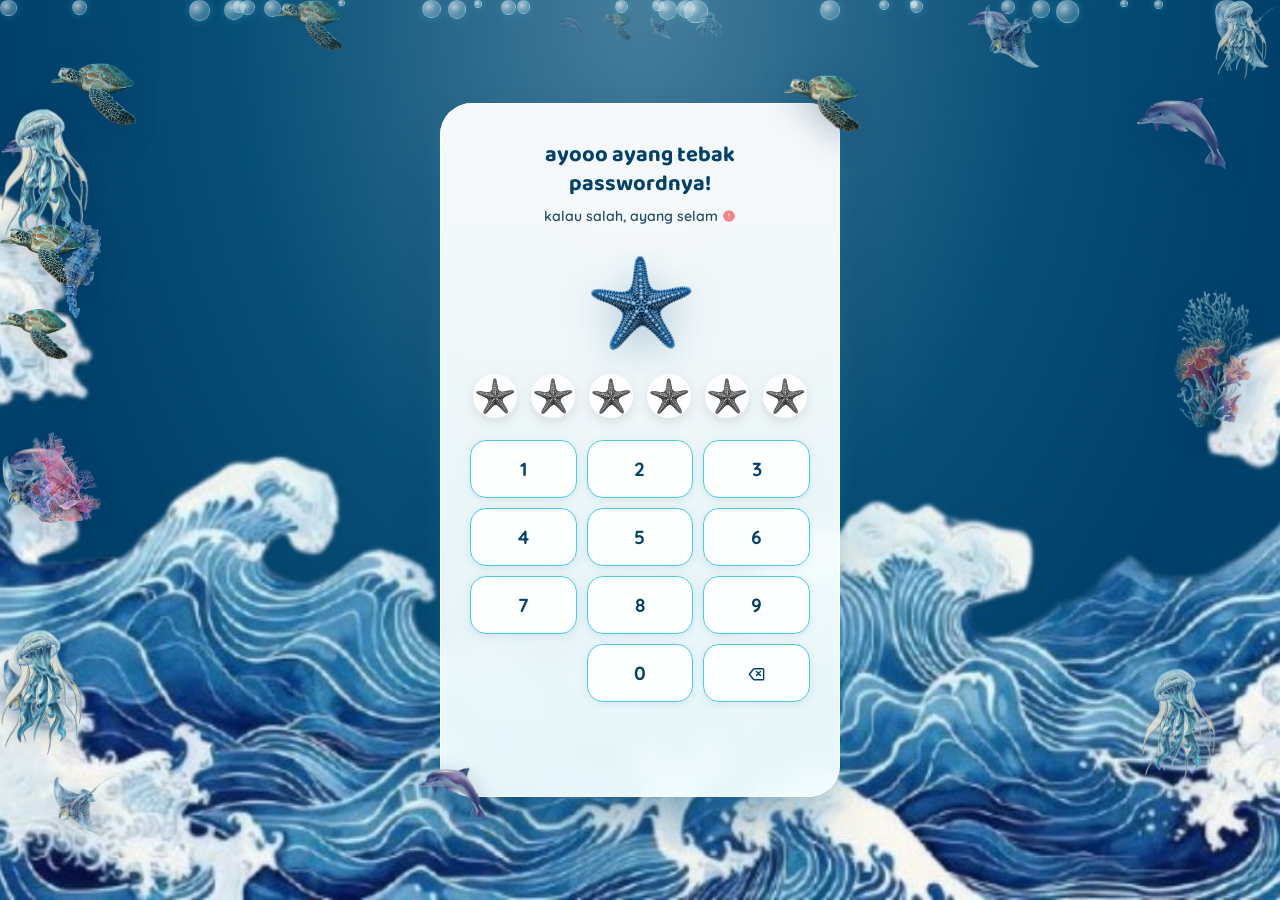
<file: index.html>
<!DOCTYPE html>
<html lang="id">
<head>
<meta charset="UTF-8">
<meta name="viewport" content="width=device-width, initial-scale=1.0">
<title>Tebak Passwordnya!</title>
<style>
  @import url('https://fonts.googleapis.com/css2?family=Baloo+2:wght@500;600;700;800&family=Quicksand:wght@500;600;700&display=swap');

  :root{
    --ocean-deep:#00416B;
    --ocean-mid:#0077B6;
    --ocean-light:#0096C7;
    --ocean-bright:#48CAE4;
    --ocean-pale:#CAF0F8;
    --coral:#FF6B6B;
    --seafoam:#2A9D8F;
    --ink:#002D4A;
    --card:#f8fdff;
  }

  *{ box-sizing:border-box; margin:0; padding:0; }

  body{
    min-height:100vh;
    font-family:'Quicksand', sans-serif;
    display:flex;
    align-items:center;
    justify-content:center;
    padding:28px 16px;
    background: url('./assets/images/2.jpg') center / cover no-repeat, linear-gradient(180deg, rgba(0,65,107,.45) 0%, rgba(0,105,148,.45) 50%, rgba(72,202,228,.5) 100%);
    overflow:hidden;
    position:relative;
  }

  .ocean-bg-layer{
    position:fixed; inset:0; z-index:0; pointer-events:none; overflow:hidden;
  }

  /* Ocean light rays & atmosphere */
  .ocean-rays{
    position:fixed; inset:0; z-index:0; pointer-events:none;
    background: radial-gradient(ellipse at 50% 0%, rgba(202,240,248,.35) 0%, rgba(72,202,228,.1) 45%, transparent 70%);
  }

  .bubble{
    position:absolute; border-radius:50%;
    background:radial-gradient(circle at 35% 35%, rgba(255,255,255,.6) 0%, rgba(202,240,248,.25) 45%, rgba(72,202,228,.1) 75%, transparent 100%);
    border:1px solid rgba(255,255,255,.35);
    box-shadow: 0 0 10px rgba(255,255,255,.3) inset, 0 0 8px rgba(72,202,228,.3);
    animation:floatUp linear infinite;
    pointer-events:none;
  }
  @keyframes floatUp{
    0%{ transform:translateY(105vh) translateX(0) scale(0.3); opacity:0; }
    15%{ opacity:.8; }
    50%{ transform:translateY(50vh) translateX(12px) scale(0.9); }
    85%{ opacity:.8; }
    100%{ transform:translateY(-15vh) translateX(-10px) scale(1.1); opacity:0; }
  }



  .fauna-fish{ position:absolute; pointer-events:none; z-index:1; animation:swimAcross linear infinite; filter:drop-shadow(0 4px 10px rgba(0,30,70,.22)); }
  @keyframes swimAcross{
    0%{ transform:translateX(-140px) translateY(0); }
    49.9%{ transform:translateX(calc(100vw + 140px)) translateY(-25px); }
    50%{ transform:translateX(calc(100vw + 140px)) translateY(-25px) scaleX(-1); }
    99.9%{ transform:translateX(-140px) translateY(10px) scaleX(-1); }
    100%{ transform:translateX(-140px) translateY(0); }
  }

  .jelly{ position:absolute; pointer-events:none; z-index:1; opacity:.75; animation:jellyRise linear infinite; }
  @keyframes jellyRise{
    0%{ transform:translateY(110vh) scale(0.85); opacity:0; }
    20%{ opacity:.85; }
    50%{ transform:translateY(50vh) scale(1.05); }
    80%{ opacity:.85; }
    100%{ transform:translateY(-20vh) scale(0.95); opacity:0; }
  }
  .jelly img{ animation:jellyPulse 2.5s ease-in-out infinite; }
  @keyframes jellyPulse{ 0%,100%{ transform:scaleY(1); } 50%{ transform:scaleY(0.8) scaleX(1.1); } }

  .starfish-dec{ position:fixed; bottom:14px; pointer-events:none; z-index:3; filter:drop-shadow(0 4px 10px rgba(0,30,70,.3)); animation:starGlow 4s ease-in-out infinite; }
  @keyframes starGlow{ 0%,100%{ transform:scale(1) rotate(0deg); opacity:.8; } 50%{ transform:scale(1.08) rotate(6deg); opacity:1; } }

  .card{
    position:relative; z-index:10; width:100%; max-width:400px;
    background:linear-gradient(180deg, rgba(255,255,255,.96) 0%, rgba(240,253,255,.95) 100%);
    border-radius:32px; padding:38px 30px 30px;
    box-shadow: 0 30px 60px -20px rgba(0,35,75,.4), 0 0 0 1px rgba(255,255,255,.8) inset, 0 12px 32px -8px rgba(72,202,228,.25);
    backdrop-filter:blur(12px); text-align:center;
  }

  /* Cute 3.png badge decorating the card */
  .card-peeker{
    position:absolute; top:-38px; right:-20px; width:76px; height:76px;
    pointer-events:none; z-index:15;
    filter:drop-shadow(0 10px 16px rgba(0,40,90,.3));
    animation:peekBob 4s ease-in-out infinite;
  }
  .card-peeker img{ width:100%; height:100%; object-fit:contain; }
  @keyframes peekBob{ 0%,100%{ transform:translateY(0) rotate(8deg); } 50%{ transform:translateY(-8px) rotate(14deg); } }

  .card-corner-dec{
    position:absolute; bottom:-28px; left:-22px; width:70px; height:70px;
    pointer-events:none; z-index:15;
    filter:drop-shadow(0 8px 14px rgba(0,40,90,.3));
    animation:cornerBob 4.5s ease-in-out infinite;
  }
  .card-corner-dec img{ width:100%; height:100%; object-fit:contain; }
  @keyframes cornerBob{ 0%,100%{ transform:translateY(0) rotate(-10deg); } 50%{ transform:translateY(-6px) rotate(-16deg); } }

  h1{ margin:0 0 8px; font-family:'Baloo 2', sans-serif; font-weight:700; font-size:22px; line-height:1.3; color:var(--ocean-deep); }
  .subtitle{ margin:0 0 18px; font-weight:600; font-size:14px; color:var(--ink); opacity:.85; line-height:1.5; }

  .mascot{
    width:115px; height:115px; object-fit:contain; margin:0 auto 14px;
    display:block; filter:drop-shadow(0 10px 18px rgba(0,70,120,.25));
    transition:transform .2s ease;
  }
  .mascot.shake{ animation:shake .45s ease; }
  .mascot.yay{ animation:pop .5s cubic-bezier(.34,1.56,.64,1); }
  @keyframes shake{
    0%,100%{ transform:rotate(0); } 20%{ transform:rotate(-10deg) scale(0.95); } 40%{ transform:rotate(9deg) scale(0.95); }
    60%{ transform:rotate(-7deg); } 80%{ transform:rotate(5deg); }
  }
  @keyframes pop{ 0%{ transform:scale(1); } 45%{ transform:scale(1.22) rotate(-6deg); } 100%{ transform:scale(1); } }

  /* clamp(): titik PIN ikut mengecil di layar sempit supaya 6 titik
     tetap muat di dalam card. Di layar lebar nilainya tetap 44px/14px,
     sama seperti sebelumnya. */
  .dots{ display:flex; justify-content:center; gap:clamp(6px, 3vw, 14px); margin:4px 0 22px; }
  .dot{ position:relative; width:clamp(30px, 10vw, 44px); height:clamp(30px, 10vw, 44px); display:flex; align-items:center; justify-content:center; }
  .dot img{
    width:100%; height:100%; object-fit:contain; border-radius:50%;
    transition:transform .2s ease, box-shadow .2s ease, filter .2s ease;
    background:linear-gradient(135deg, rgba(255,255,255,.9) 0%, rgba(230,248,255,.9) 100%);
    box-shadow:0 4px 12px rgba(0,80,130,.15), 0 0 0 2px rgba(72,202,228,.2) inset;
    filter:grayscale(1) brightness(1.1);
  }
  .dot.filled img{
    filter:grayscale(0) brightness(1) saturate(1.1);
    animation:dotPop .45s cubic-bezier(.34,1.56,.64,1) forwards;
    box-shadow:0 8px 24px rgba(72,202,228,.4), 0 0 0 3px rgba(72,202,228,.35) inset;
  }
  .dot.filled::after{
    content:''; position:absolute; bottom:-6px; left:50%; transform:translateX(-50%);
    width:18px; height:18px; border-radius:50%; background:var(--ocean-bright);
    opacity:0; animation:dotGlow .6s ease-out forwards;
    box-shadow:0 0 16px rgba(72,202,228,.7);
  }
  .dot.wrong img{ filter:grayscale(0) brightness(1) saturate(1.2) hue-rotate(-120deg); }
  @keyframes dotPop{ 0%{ transform:scale(1); } 50%{ transform:scale(1.45) rotate(-4deg); } 100%{ transform:scale(1) rotate(0); } }
  @keyframes dotGlow{ 0%{ opacity:0; transform:translateX(-50%) scale(0.5); } 50%{ opacity:.85; transform:translateX(-50%) scale(1.3); } 100%{ opacity:0; transform:translateX(-50%) scale(2); } }

  .pad{ display:grid; grid-template-columns:repeat(3,1fr); gap:10px; }
  .key{
    padding:16px 0; border-radius:16px; border:1.5px solid var(--ocean-bright);
    background:rgba(255,255,255,.9); color:var(--ocean-deep);
    font-family:'Quicksand', sans-serif; font-weight:700; font-size:19px;
    cursor:pointer; transition:transform .12s, background .12s, box-shadow .12s;
    box-shadow:0 2px 8px rgba(0,105,148,.1);
  }
  .key:hover{ background:rgba(72,202,228,.15); box-shadow:0 4px 12px rgba(0,105,148,.2); }
  .key:active{ transform:scale(.94); background:rgba(72,202,228,.25); }
  .key.zero{ grid-column:2; }
  .key svg{ display:block; width:19px; height:19px; margin:0 auto; }

/* Emoji-replace icons */
.emi{ display:inline-block; vertical-align:middle; }
.hint{ margin-top:20px; font-size:12px; font-weight:600; color:var(--ink); opacity:0; transform:translateY(5px); display:flex; align-items:center; justify-content:center; gap:6px; transition:opacity .35s ease, transform .35s ease; }
.hint.show{ opacity:.65; transform:translateY(0); }
.hint-icon{ width:14px; height:14px; flex-shrink:0; }
.status{ min-height:20px; margin-top:10px; font-size:13px; font-weight:700; color:var(--ocean-deep); display:flex; align-items:center; justify-content:center; gap:6px; }
.status-icon{ width:16px; height:16px; flex-shrink:0; }

  .success-overlay{
    position:fixed; inset:0; background:rgba(0,65,107,.92);
    display:flex; flex-direction:column; align-items:center; justify-content:center; gap:16px;
    opacity:0; pointer-events:none; transition:opacity .5s ease; z-index:100;
    backdrop-filter:blur(5px);
  }
  .success-overlay.show{ opacity:1; pointer-events:all; }
  .success-overlay .success-icon{ width:80px; height:80px; }
  .success-overlay p{ font-family:'Baloo 2', sans-serif; font-weight:700; font-size:22px; color:#fff; text-shadow:0 2px 8px rgba(0,0,0,.3); }
  .success-overlay .success-sub{ font-size:14px; color:var(--ocean-bright); font-weight:600; }

  #music{
    position:fixed; left:0; bottom:0; width:1px; height:1px;
    opacity:0; pointer-events:none;
  }

  #stage{
    position:fixed; inset:0; width:100%; height:100%;
    border:0; background:var(--ocean-deep);
    opacity:0; visibility:hidden; z-index:1;
    transition:opacity .55s ease, visibility .55s ease;
  }
  body.in-site #stage{ opacity:1; visibility:visible; }
  body.in-site .card,
  body.in-site .ocean-animals,
  body.in-site .deco-img,
  body.in-site .ocean-rays,
  body.in-site .ocean-bg-layer,
  body.in-site .success-overlay{ display:none; }

  .music-hint{
    position:fixed; left:50%; bottom:20px; z-index:120;
    transform:translate(-50%, 14px);
    margin:0; padding:11px 18px; border-radius:999px;
    background:rgba(0,45,74,.92); color:var(--ocean-pale);
    font-size:12px; font-weight:600; text-align:center;
    opacity:0; pointer-events:none;
    transition:opacity .3s ease, transform .3s ease;
  }
  .music-hint.show{ opacity:1; transform:translate(-50%, 0); pointer-events:auto; }

  .ocean-animals{ position:absolute; top:12px; left:50%; transform:translateX(-50%); display:flex; gap:18px; opacity:.55; z-index:5; pointer-events:none; animation:floatHoriz 20s ease-in-out infinite; }
  @keyframes floatHoriz{ 0%,100%{ transform:translateX(-50%) translateY(0); } 50%{ transform:translateX(-50%) translateY(-8px); } }
  .ocean-animals svg,.ocean-animals img{ width:28px; height:28px; }

  .deco-img{
    position:fixed; z-index:2; pointer-events:none;
    filter:drop-shadow(0 8px 16px rgba(0,40,90,.28));
  }
  .deco-img.img1{ width:85px; top:7%; left:4%; animation:decoFloat1 8s ease-in-out infinite; opacity:.8; }
  .deco-img.img2{ width:95px; top:9%; right:4%; animation:decoFloat2 9.5s ease-in-out infinite; opacity:.8; }
  .deco-img.img4{ width:75px; bottom:13%; right:5%; animation:decoFloat1 8.5s ease-in-out infinite reverse; animation-delay:-3s; opacity:.85; }
  .deco-img.img5{ width:75px; top:48%; left:2%; animation:decoFloat1 11s ease-in-out infinite; opacity:.7; }
  .deco-img.img6{ width:80px; top:32%; right:2%; animation:decoFloat2 10s ease-in-out infinite; opacity:.7; }
  .deco-img.img7{ width:52px; top:24%; left:4%; animation:decoSpin 18s linear infinite; opacity:.65; }
  .deco-img.img8{ width:65px; bottom:7%; left:4%; animation:decoFloat2 10.5s ease-in-out infinite reverse; opacity:.75; }
  @keyframes decoFloat1{ 0%,100%{ transform:translateY(0) rotate(0deg); } 50%{ transform:translateY(-18px) rotate(5deg); } }
  @keyframes decoFloat2{ 0%,100%{ transform:translateY(0) rotate(0deg); } 50%{ transform:translateY(-20px) rotate(-5deg); } }
  @keyframes decoSpin{ 0%{ transform:rotate(0deg); } 100%{ transform:rotate(360deg); } }

  @media (prefers-reduced-motion: reduce){
    .mascot.shake,.mascot.yay,.bubble,.fauna-fish,.jelly,.starfish-dec,.ocean-animals,.deco-img,.card-peeker,.card-corner-dec{ animation:none!important; }
  }
  @media (max-width:420px){ .card{ padding:28px 20px 24px; } h1{ font-size:20px; } .card-peeker{ width:60px; height:60px; top:-30px; right:-15px; } .card-corner-dec{ width:55px; height:55px; bottom:-22px; left:-18px; } }
</style>
</head>
<body>

<div class="ocean-rays"></div>
<div class="ocean-bg-layer" id="oceanBg"></div>

<div class="ocean-animals" id="oceanAnimals"></div>

<img class="deco-img img1" src="./assets/images/5.png" alt="" />
<img class="deco-img img2" src="./assets/images/4.png" alt="" />
<img class="deco-img img4" src="./assets/images/6.png" alt="" />
<img class="deco-img img5" src="./assets/images/9.png" alt="" />
<img class="deco-img img6" src="./assets/images/8.png" alt="" />
<img class="deco-img img7" src="./assets/images/7.png" alt="" />
<img class="deco-img img8" src="./assets/images/3.png" alt="" />

<div class="card">
  <h1>ayooo ayang tebak<br>passwordnya!</h1>
  <p class="subtitle">kalau salah, ayang selam <svg style="width:14px;height:14px;vertical-align:-2px" viewBox="0 0 24 24" fill="#FF6B6B"><circle cx="12" cy="12" r="10"/><path d="M12 8v4M12 16h.01" stroke="#fff" stroke-width="2" stroke-linecap="round"/></svg></p>

  <img class="mascot" id="mascot" src="./assets/images/1.png" alt="mascot" />

  <div class="card-peeker"><img src="./assets/images/5.png" alt="" /></div>
  <div class="card-corner-dec"><img src="./assets/images/4.png" alt="" /></div>

  <div class="dots" id="dots"></div>

  <div class="pad" id="pad">
    <button class="key" data-k="1">1</button>
    <button class="key" data-k="2">2</button>
    <button class="key" data-k="3">3</button>
    <button class="key" data-k="4">4</button>
    <button class="key" data-k="5">5</button>
    <button class="key" data-k="6">6</button>
    <button class="key" data-k="7">7</button>
    <button class="key" data-k="8">8</button>
    <button class="key" data-k="9">9</button>
    <button class="key zero" data-k="0">0</button>
    <button class="key" data-action="backspace" aria-label="Hapus digit terakhir"><svg viewBox="0 0 24 24" fill="none" stroke="currentColor" stroke-width="1.8" stroke-linecap="round" stroke-linejoin="round" aria-hidden="true"><path d="M20 6H9.5a2 2 0 0 0-1.5.7L3 13l5 6.3a2 2 0 0 0 1.5.7H20a1 1 0 0 0 1-1V7a1 1 0 0 0-1-1z"/><path d="M17 9.5l-5 5M12 9.5l5 5"/></svg></button>
  </div>

  <p class="status" id="status">&nbsp;</p>
  <p class="hint" id="hint"><svg class="hint-icon" viewBox="0 0 24 24" fill="none" stroke="#0096C7" stroke-width="2
    "><circle cx="12" cy="12" r="10"/><line x1="12" y1="8" x2="12" y2="12"/><line x1="12" y1="16" x2="12" 
    y2="16"/></svg><span>hint muncul kalo udah 3x salah!</span></p>

</div>

<div class="success-overlay" id="successOverlay">
  <svg class="success-icon" viewBox="0 0 80 80" fill="none">
    <circle cx="40" cy="40" r="36" fill="#48CAE4" opacity=".3" stroke="#fff" stroke-width="3"/>
    <path d="M24 40 L36 52 L56 30" stroke="#fff" stroke-width="4" stroke-linecap="round" stroke-linejoin="round"/>
  </svg>
  <p>bener bangettt yeayy!</p>
  <p class="success-sub">selamat! kau bisa menyelam lebih dalam lagi</p>
</div>

<iframe id="stage" title="isi surat" src="about:blank"></iframe>

<audio id="music" loop preload="none" src="./assets/music/Backstreet%20Boys%20-%20Shape%20of%20My%20Heart%20(Lyrics).mp3"></audio>

<p class="music-hint" id="musicHint">musiknya belum jalan? ketuk di sini</p>

<script>
const CORRECT_PASSWORD = "280925";
const REDIRECT_URL = "love-letter.html";
const IS_SHELL = window.self === window.top;
const oceanBg = document.getElementById('oceanBg');
const oceanAnimals = document.getElementById('oceanAnimals');
const music = document.getElementById('music');
const stage = document.getElementById('stage');
const musicHint = document.getElementById('musicHint');
let musicStarted = false;

function showMusicHint(){
  if(!IS_SHELL) return;
  musicHint.classList.add('show');
  const unlock = () => {
    musicHint.classList.remove('show');
    const attempt = music.play();
    if(attempt && attempt.catch) attempt.catch(() => {});
  };
  document.addEventListener('pointerdown', unlock, { once:true });
  document.addEventListener('keydown', unlock, { once:true });
}

function startMusic(){
  if(!IS_SHELL || musicStarted) return;
  musicStarted = true;
  // Lagunya vokal, jadi jangan terlalu keras biar tetap jadi latar.
  music.volume = 0.5;
  music.currentTime = 0;
  const attempt = music.play();
  if(attempt && attempt.catch) attempt.catch(showMusicHint);
}

function enterSite(){
  if(!IS_SHELL){
    window.location.href = REDIRECT_URL;
    return;
  }
  stage.addEventListener('load', () => {
    document.body.classList.add('in-site');
    overlay.classList.remove('show');
  }, { once:true });
  stage.src = REDIRECT_URL;
}

/* ===== Bubbles ===== */
for(let i = 0; i < 28; i++){
  const b = document.createElement('div');
  b.className = 'bubble';
  const size = Math.random() * 18 + 6;
  b.style.width = size + 'px'; b.style.height = size + 'px';
  b.style.left = Math.random() * 100 + '%';
  b.style.animationDuration = (Math.random() * 10 + 8) + 's';
  b.style.animationDelay = (Math.random() * 12) + 's';
  oceanBg.appendChild(b);
}

/* ===== Fauna pakai gambar assets ===== */
const faunaImgs = ['./assets/images/4.png','./assets/images/5.png','./assets/images/3.png','./assets/images/6.png'];

for(let i = 0; i < 8; i++){
  const f = document.createElement('img');
  f.className = 'fauna-fish';
  f.src = faunaImgs[i % faunaImgs.length];
  f.alt = '';
  f.style.top = (Math.random() * 65 + 8) + '%';
  f.style.animationDuration = (Math.random() * 18 + 14) + 's';
  f.style.animationDelay = (Math.random() * 12) + 's';
  const w = Math.random() * 40 + 50;
  f.style.width = w + 'px';
  oceanBg.appendChild(f);
}

for(let i = 0; i < 5; i++){
  const j = document.createElement('img');
  j.className = 'jelly';
  j.src = faunaImgs[(i + 2) % faunaImgs.length];
  j.alt = '';
  j.style.left = (Math.random() * 90 + 5) + '%';
  j.style.animationDuration = (Math.random() * 14 + 18) + 's';
  j.style.animationDelay = (Math.random() * 10) + 's';
  const w = Math.random() * 30 + 50;
  j.style.width = w + 'px';
  oceanBg.appendChild(j);
}

for(let i = 0; i < 4; i++){
  const im = document.createElement('img');
  im.src = faunaImgs[i % faunaImgs.length];
  im.alt = '';
  im.style.width = '28px'; im.style.height = '28px';
  im.style.animationDelay = (i * 0.5) + 's';
  im.style.opacity = (Math.random() * 0.3 + 0.4) + '';
  oceanAnimals.appendChild(im);
}

// Titik PIN dibangun dari panjang CORRECT_PASSWORD, bukan jumlah span
// yang ditulis manual di HTML. Sebelumnya ada 4 titik hardcoded, jadi
// saat PIN jadi 6 digit user hanya melihat 4 titik terakhir menyala
// dan tidak bisa tahu sudah berapa digit yang dia masukkan.
const dotsBox = document.getElementById('dots');
for(let i = 0; i < CORRECT_PASSWORD.length; i++){
  const d = document.createElement('span');
  d.className = 'dot';
  d.innerHTML = '<img src="./assets/images/1.png" alt="" />';
  dotsBox.appendChild(d);
}
const dotsEl = dotsBox.querySelectorAll('.dot');
const statusEl = document.getElementById('status');
const mascot = document.getElementById('mascot');
const overlay = document.getElementById('successOverlay');
let entered = '';
let wrongCount = 0;
const hintEl = document.getElementById('hint');
const HINT_TEXT = 'hint : tanggall anniv kitaa dongg!';

function renderDots(){
  dotsEl.forEach((d, i) => { d.classList.toggle('filled', i < entered.length); d.classList.remove('wrong'); });
}

function wrongShake(){
  dotsEl.forEach((d) => d.classList.add('wrong'));
  mascot.classList.remove('shake');
  void mascot.offsetWidth;
  mascot.classList.add('shake');
  wrongCount++;
  statusEl.innerHTML = '<svg class="status-icon" viewBox="0 0 24 24" fill="none" stroke="#e0576f" stroke-width="2"><circle cx="12" cy="12" r="10"/><line x1="15" y1="9" x2="9" y2="15"/><line x1="9" y1="9" x2="15" y2="15"/></svg>' + (wrongCount >= 3 ? ' hmm masih belum... tapi ini hint! coba lagi ya' : ' hmm bukan itu deh...');
  if(wrongCount === 3){ hintEl.querySelector('span').textContent = HINT_TEXT; hintEl.classList.add('show'); }
  setTimeout(() => { entered = ''; renderDots(); statusEl.innerHTML = '&nbsp;'; }, 650);
}

function correctEntry(){
  mascot.classList.add('yay');
  statusEl.innerHTML = '<svg class="status-icon" viewBox="0 0 24 24" fill="none" stroke="#2A9D8F" stroke-width="2"><path d="M22 11.08V12a10 10 0 1 1-5.93-9.14"/><polyline points="22 4 12 14.01 9 11.01"/></svg> yeayy bener sayang!';
  startMusic();
  setTimeout(() => {
    overlay.classList.add('show');
    setTimeout(enterSite, 1500);
  }, 350);
}

function deleteLastDigit(){
  entered = entered.slice(0, -1);
  renderDots();
  statusEl.innerHTML = '&nbsp;';
}

document.getElementById('pad').addEventListener('click', (e) => {
  const btn = e.target.closest('.key');
  if(!btn) return;
  if(btn.dataset.action === 'backspace'){
    deleteLastDigit();
    return;
  }
  if(entered.length >= CORRECT_PASSWORD.length) return;
  entered += btn.dataset.k;
  renderDots();
  if(entered.length === CORRECT_PASSWORD.length){
    entered === CORRECT_PASSWORD ? correctEntry() : wrongShake();
  }
});

window.addEventListener('keydown', (e) => {
  if(e.key === 'Backspace' || e.key === 'Delete'){
    e.preventDefault();
    deleteLastDigit();
    return;
  }
  if(/^[0-9]$/.test(e.key)){
    const btn = document.querySelector('.key[data-k="' + e.key + '"]');
    if(btn) btn.click();
  }
});
</script>

</body>
</html>
</file>
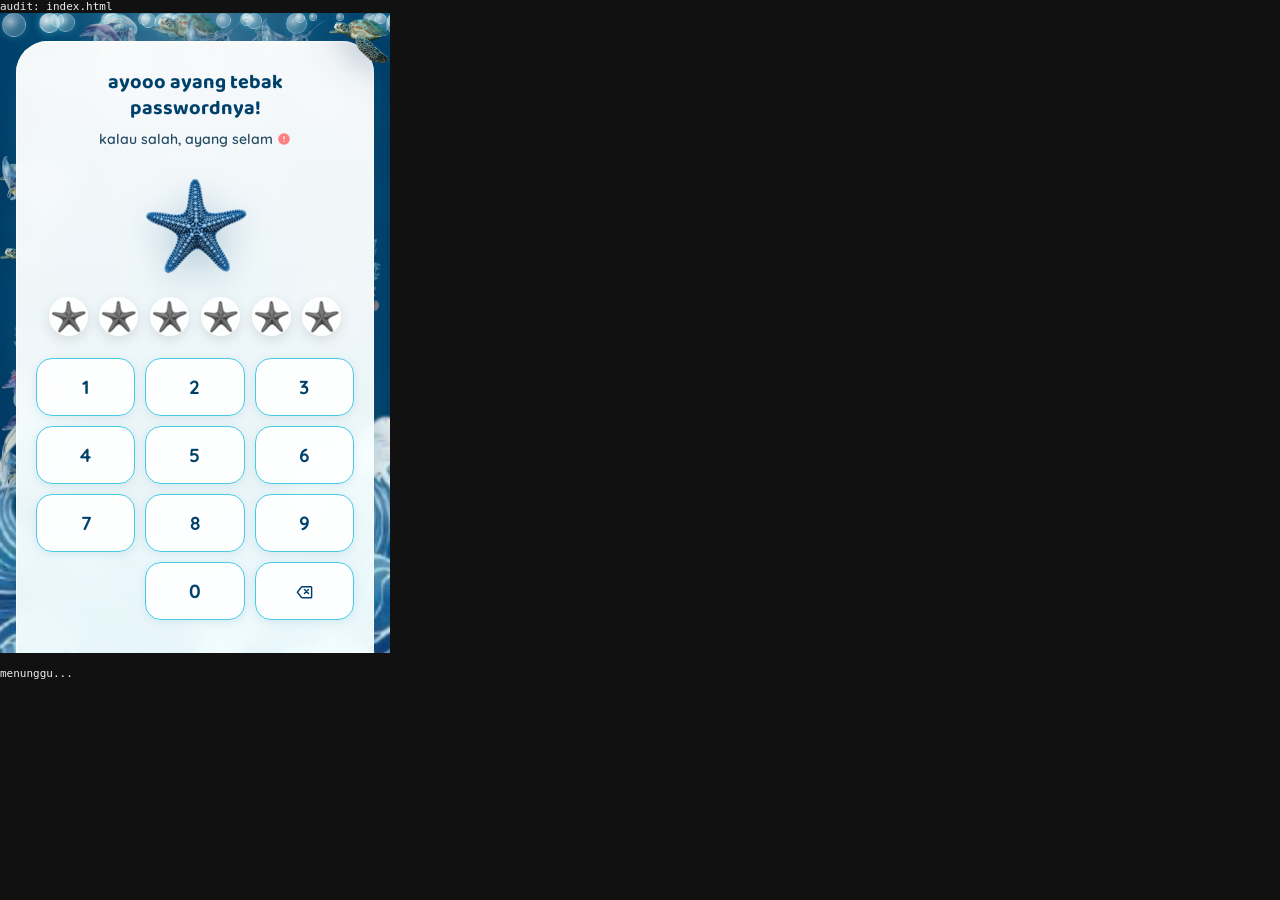
<file: __audit.html>
<!DOCTYPE html><html><head><meta charset="utf-8">
<style>body{margin:0;font:11px monospace;background:#111;color:#eee}iframe{border:0;width:390px;height:640px}</style>
</head><body>
<div id="tag">-</div>
<iframe id="fr"></iframe>
<pre id="OUT">menunggu...</pre>
<script>
// Harness audit: cek error console, gambar rusak, dan elemen kosong
// untuk setiap halaman. Dipakai lewat ?p=namafile.html
var params = new URLSearchParams(location.search);
var page = params.get('p') || 'index.html';
document.getElementById('tag').textContent = 'audit: ' + page;

var fr = document.getElementById('fr');
var errs = [], warns = [], failedReq = [];
var done = false;

function report(why){
  if(done) return; done = true;
  var st = {};
  try{
    var w = fr.contentWindow, d = fr.contentDocument;
    var all = d.querySelectorAll('*');
    st.elemen = all.length;
    var animNamed = 0, animVisible = 0, imgs = 0, brokenImg = 0, altMissing = 0;
    for(var i = 0; i < all.length; i++){
      var el = all[i], cs = w.getComputedStyle(el);
      if(cs.animationName && cs.animationName !== 'none'){
        animNamed++;
        if(cs.display !== 'none' && cs.visibility !== 'hidden' && cs.animationPlayState !== 'paused') animVisible++;
      }
      if(el.tagName === 'IMG'){
        imgs++;
        if(!el.complete || el.naturalWidth === 0) brokenImg++;
        if(!el.alt) altMissing++;
      }
    }
    st.animNamanya = animNamed;
    st.animTerlihat = animVisible;
    st.gambar = imgs;
    st.gambarRusak = brokenImg;
    st.imgTanpaAlt = altMissing;
    st.judul = (d.title || '(tanpa <title>)').slice(0, 40);
    st.adaH1 = d.querySelectorAll('h1').length;
    st.adaBody = !!d.body;
  }catch(e){ st.kesalahan = e.message; }

  var L = [
    'PAGE             = ' + page,
    'alasan           = ' + why,
    'judul            = ' + st.judul,
    'elemen           = ' + st.elemen,
    'h1               = ' + st.adaH1,
    'anim (nama)      = ' + st.animNamanya,
    'anim (terlihat)  = ' + st.animTerlihat,
    'gambar           = ' + st.gambar,
    'GAMBAR RUSAK     = ' + st.gambarRusak,
    'img tanpa alt    = ' + st.imgTanpaAlt,
    'ERROR CONSOLE    = ' + (errs.length ? errs.join(' ;; ') : 'tidak ada'),
    'resource gagal   = ' + (failedReq.length ? failedReq.join(' ;; ') : 'tidak ada')
  ];
  document.getElementById('OUT').textContent = L.join('\n');
  var o = document.createElement('div');
  o.id = 'RESULT';
  o.textContent = L.join(' ~ ');
  document.body.appendChild(o);
}

fr.addEventListener('load', function(){
  var w, d;
  try{ w = fr.contentWindow; d = fr.contentDocument; }catch(e){ return; }
  if(!w || !d) return;

  // pasang penangkap error SEBELUM halaman sempat jalan:
  // karena script halaman jalan saat load, sebagian error mungkin lolos.
  try{
    w.addEventListener('error', function(e){
      if(e && e.target && e.target !== w) failedReq.push((e.target.src || e.target.href || '?') + ' [' + (e.type||'') + ']');
      else errs.push(String((e && e.message) || e));
    }, true);
    w.addEventListener('unhandledrejection', function(e){
      errs.push('unhandledrejection: ' + (e.reason && e.reason.message ? e.reason.message : String(e.reason)));
    });
  }catch(e){}

  setTimeout(function(){ report('selesai setelah 2500ms'); }, 2500);
});

fr.src = page;
setTimeout(function(){ if(!done) report('batas waktu 9 detik'); }, 9000);
</script></body></html>
</file>
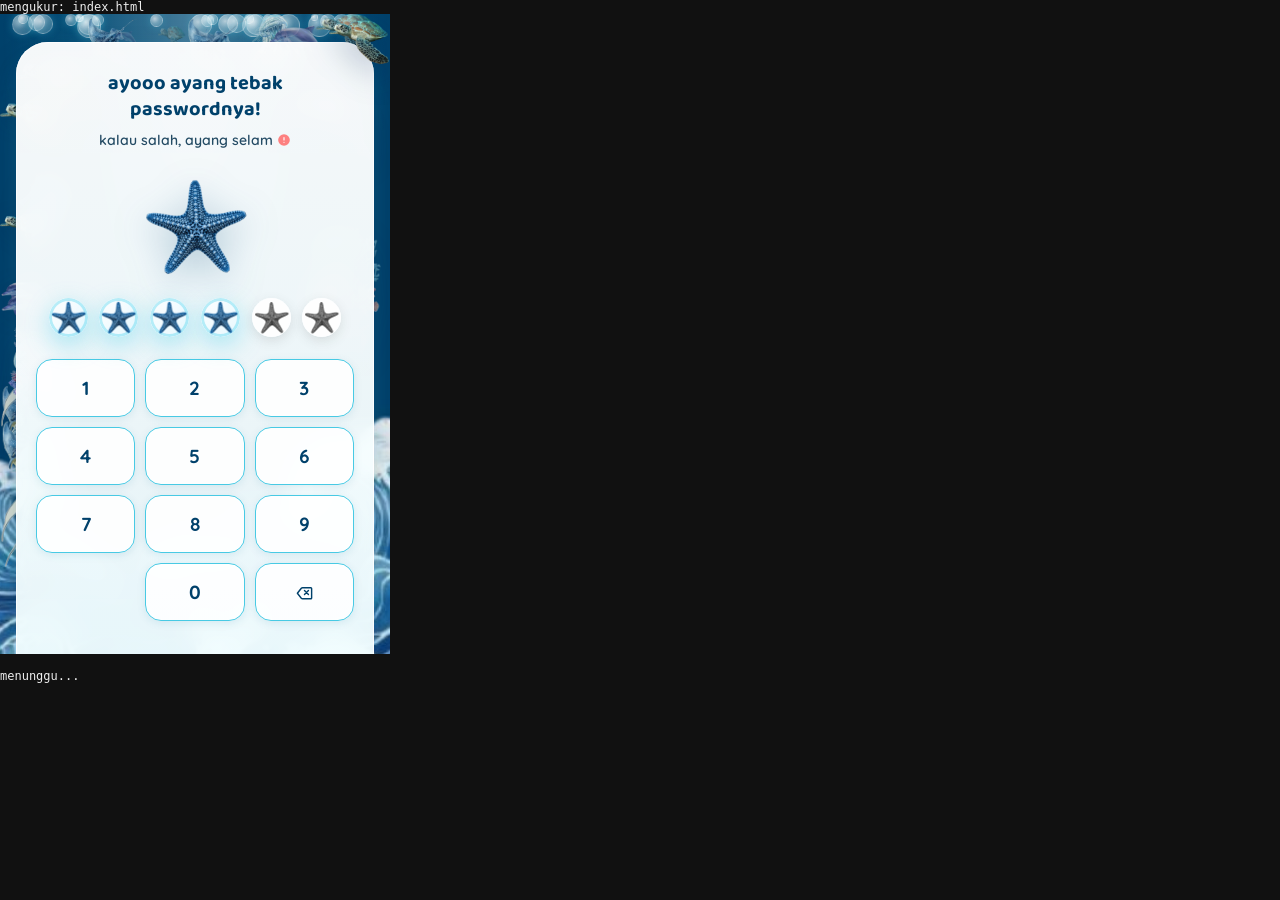
<file: __measure.html>
<!DOCTYPE html><html><head><meta charset="utf-8">
<style>body{margin:0;font:12px monospace;background:#111;color:#eee}iframe{border:0;width:390px;height:640px}</style>
</head><body>
<div id="tag">-</div>
<iframe id="fr"></iframe>
<pre id="OUT">menunggu...</pre>
<script>
var params = new URLSearchParams(location.search);
var page = params.get('p') || 'index.html';
document.getElementById('tag').textContent = 'mengukur: ' + page;

var fr = document.getElementById('fr');
var marks = {};
var longTasks = [];
var typing = false;
var reported = false;

// hitung elemen yang benar-benar sedang beranimasi.
// CATATAN: offsetParent bernilai null untuk position:fixed, jadi
// jangan dipakai sebagai penentu visibilitas.
function countRunning(doc, win){
  var n = 0, all;
  try{ all = doc.querySelectorAll('*'); }catch(e){ return -1; }
  for(var i = 0; i < all.length; i++){
    var el = all[i];
    try{
      var cs = win.getComputedStyle(el);
      if(!cs.animationName || cs.animationName === 'none') continue;
      if(cs.animationPlayState === 'paused') continue;
      if(cs.display === 'none' || cs.visibility === 'hidden') continue;
      n++;
    }catch(e){}
  }
  return n;
}

function countBlurring(doc, win){
  var n = 0, all;
  try{ all = doc.querySelectorAll('*'); }catch(e){ return -1; }
  for(var i = 0; i < all.length; i++){
    try{
      var cs = win.getComputedStyle(all[i]);
      var bf = cs.backdropFilter || cs.webkitBackdropFilter;
      if(bf && bf !== 'none') n++;
    }catch(e){}
  }
  return n;
}

function report(reason){
  if(reported) return;
  reported = true;

  var animAfter = -1, blurAfter = -1, destUrl = '?';
  try{
    var w = fr.contentWindow, d = fr.contentDocument;
    if(d && d.body) animAfter = countRunning(d, w);
    if(d && d.body) blurAfter = countBlurring(d, w);
    destUrl = String(w.location.pathname).split('/').pop();
  }catch(e){}

  var lt = longTasks.filter(function(t){ return t.start - marks.t0 > -100; });
  var totLT = lt.reduce(function(a, t){ return a + t.dur; }, 0);

  var L = [
    'PAGE                = ' + page,
    'DESTINASI           = ' + destUrl,
    'alasan selesai       = ' + reason,
    'animasi sebelum ketik= ' + marks.animBefore,
    'animasi saat transisi= ' + marks.animDuring,
    'animasi sesudahnya   = ' + animAfter,
    'backdrop-blur akhir  = ' + blurAfter,
    'durasi transisi (ms) = ' + marks.navMs,
    'jeda tetap (ms)      = ' + (marks.navMs != null && marks.animBeforeAtT0 != null ? (marks.navMs - marks.animBeforeAtT0) : '?'),
    'long task count     = ' + lt.length,
    'long task total (ms)= ' + totLT
  ];
  var out = document.getElementById('OUT');
  out.textContent = L.join('\n');
  var o = document.createElement('div');
  o.id = 'RESULT';
  o.textContent = L.join(' ~ ');
  document.body.appendChild(o);
}

fr.addEventListener('load', function(){
  var w = fr.contentWindow, d;
  try{ d = fr.contentDocument; }catch(e){ return; }
  if(!d) return;
  if(!d.getElementById('pad')){
    // ini halaman tujuan, transisi sudah selesai
    if(marks.t0){
      marks.navMs = Math.round(performance.now() - marks.t0);
      report('iframe memuat halaman tujuan');
    }
    return;
  }

  // halaman PIN siap
  try{
    var po = new w.PerformanceObserver(function(list){
      list.getEntries().forEach(function(e){
        longTasks.push({ start: Math.round(e.startTime), dur: Math.round(e.duration) });
      });
    });
    po.observe({ entryTypes: ['longtask'] });
  }catch(e){}

  marks.animBefore = countRunning(d, w);
  marks.blurBefore = countBlurring(d, w);

  // sniff apakah kelas is-leaving dipakai
  marks.hasIsLeaving = /is-leaving/.test(d.documentElement.innerHTML);

  setTimeout(function(){
    if(typing || reported) return;
    typing = true;
    marks.t0 = performance.now();
    marks.animBeforeAtT0 = marks.navMs || 0;

    var pin = '280925', i = 0;
    (function step(){
      if(i >= pin.length){
        setTimeout(function(){
          try{
            marks.animDuring = countRunning(fr.contentDocument, fr.contentWindow);
            marks.hasIsLeavingNow = fr.contentDocument.body.classList.contains('is-leaving');
          }catch(e){}
          // batas waktu jika halaman tujuan tidak pernah dimuat
          setTimeout(function(){ report('batas waktu habis'); }, 6000);
        }, 60);
        return;
      }
      var btn = null;
      try{ btn = fr.contentDocument.querySelector('.key[data-k="' + pin[i] + '"]'); }catch(e){}
      if(btn) btn.click();
      i++;
      setTimeout(step, 120);
    })();
  }, 1000);
});

fr.src = page;
setTimeout(function(){ if(!reported) report('batas waktu awal habis'); }, 15000);
</script></body></html>
</file>
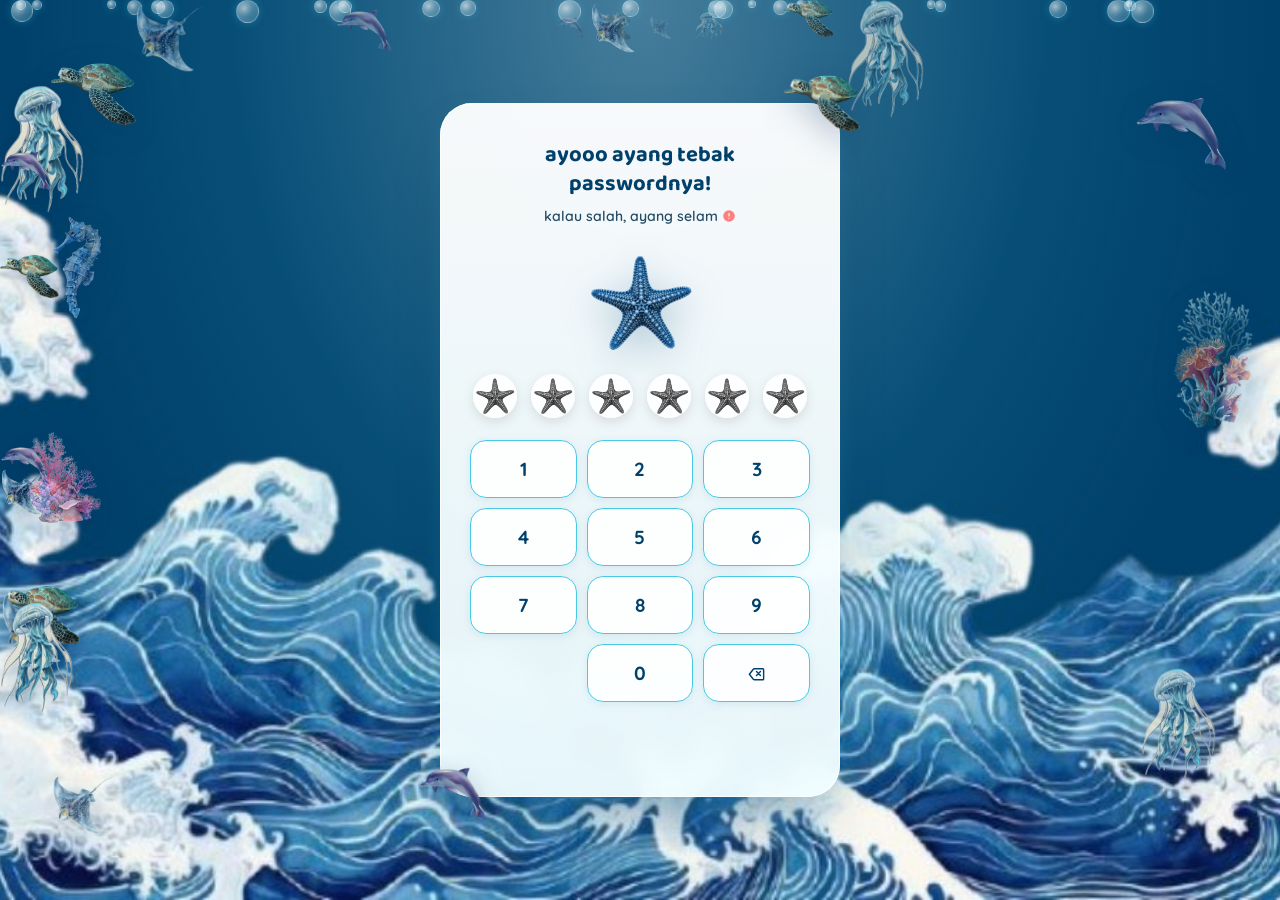
<file: __old_index.html>
<!DOCTYPE html>
<html lang="id">
<head>
<meta charset="UTF-8">
<meta name="viewport" content="width=device-width, initial-scale=1.0">
<title>Tebak Passwordnya!</title>
<style>
  @import url('https://fonts.googleapis.com/css2?family=Baloo+2:wght@500;600;700;800&family=Quicksand:wght@500;600;700&display=swap');

  :root{
    --ocean-deep:#00416B;
    --ocean-mid:#0077B6;
    --ocean-light:#0096C7;
    --ocean-bright:#48CAE4;
    --ocean-pale:#CAF0F8;
    --coral:#FF6B6B;
    --seafoam:#2A9D8F;
    --ink:#002D4A;
    --card:#f8fdff;
  }

  *{ box-sizing:border-box; margin:0; padding:0; }

  body{
    min-height:100vh;
    font-family:'Quicksand', sans-serif;
    display:flex;
    align-items:center;
    justify-content:center;
    padding:28px 16px;
    background: url('./assets/images/2.jpg') center / cover no-repeat, linear-gradient(180deg, rgba(0,65,107,.45) 0%, rgba(0,105,148,.45) 50%, rgba(72,202,228,.5) 100%);
    overflow:hidden;
    position:relative;
  }

  .ocean-bg-layer{
    position:fixed; inset:0; z-index:0; pointer-events:none; overflow:hidden;
  }

  /* Ocean light rays & atmosphere */
  .ocean-rays{
    position:fixed; inset:0; z-index:0; pointer-events:none;
    background: radial-gradient(ellipse at 50% 0%, rgba(202,240,248,.35) 0%, rgba(72,202,228,.1) 45%, transparent 70%);
  }

  .bubble{
    position:absolute; border-radius:50%;
    background:radial-gradient(circle at 35% 35%, rgba(255,255,255,.6) 0%, rgba(202,240,248,.25) 45%, rgba(72,202,228,.1) 75%, transparent 100%);
    border:1px solid rgba(255,255,255,.35);
    box-shadow: 0 0 10px rgba(255,255,255,.3) inset, 0 0 8px rgba(72,202,228,.3);
    animation:floatUp linear infinite;
    pointer-events:none;
  }
  @keyframes floatUp{
    0%{ transform:translateY(105vh) translateX(0) scale(0.3); opacity:0; }
    15%{ opacity:.8; }
    50%{ transform:translateY(50vh) translateX(12px) scale(0.9); }
    85%{ opacity:.8; }
    100%{ transform:translateY(-15vh) translateX(-10px) scale(1.1); opacity:0; }
  }



  .fauna-fish{ position:absolute; pointer-events:none; z-index:1; animation:swimAcross linear infinite; filter:drop-shadow(0 4px 10px rgba(0,30,70,.22)); }
  @keyframes swimAcross{
    0%{ transform:translateX(-140px) translateY(0); }
    49.9%{ transform:translateX(calc(100vw + 140px)) translateY(-25px); }
    50%{ transform:translateX(calc(100vw + 140px)) translateY(-25px) scaleX(-1); }
    99.9%{ transform:translateX(-140px) translateY(10px) scaleX(-1); }
    100%{ transform:translateX(-140px) translateY(0); }
  }

  .jelly{ position:absolute; pointer-events:none; z-index:1; opacity:.75; animation:jellyRise linear infinite; }
  @keyframes jellyRise{
    0%{ transform:translateY(110vh) scale(0.85); opacity:0; }
    20%{ opacity:.85; }
    50%{ transform:translateY(50vh) scale(1.05); }
    80%{ opacity:.85; }
    100%{ transform:translateY(-20vh) scale(0.95); opacity:0; }
  }
  .jelly img{ animation:jellyPulse 2.5s ease-in-out infinite; }
  @keyframes jellyPulse{ 0%,100%{ transform:scaleY(1); } 50%{ transform:scaleY(0.8) scaleX(1.1); } }

  .starfish-dec{ position:fixed; bottom:14px; pointer-events:none; z-index:3; filter:drop-shadow(0 4px 10px rgba(0,30,70,.3)); animation:starGlow 4s ease-in-out infinite; }
  @keyframes starGlow{ 0%,100%{ transform:scale(1) rotate(0deg); opacity:.8; } 50%{ transform:scale(1.08) rotate(6deg); opacity:1; } }

  .card{
    position:relative; z-index:10; width:100%; max-width:400px;
    background:linear-gradient(180deg, rgba(255,255,255,.96) 0%, rgba(240,253,255,.95) 100%);
    border-radius:32px; padding:38px 30px 30px;
    box-shadow: 0 30px 60px -20px rgba(0,35,75,.4), 0 0 0 1px rgba(255,255,255,.8) inset, 0 12px 32px -8px rgba(72,202,228,.25);
    backdrop-filter:blur(12px); text-align:center;
  }

  /* Cute 3.png badge decorating the card */
  .card-peeker{
    position:absolute; top:-38px; right:-20px; width:76px; height:76px;
    pointer-events:none; z-index:15;
    filter:drop-shadow(0 10px 16px rgba(0,40,90,.3));
    animation:peekBob 4s ease-in-out infinite;
  }
  .card-peeker img{ width:100%; height:100%; object-fit:contain; }
  @keyframes peekBob{ 0%,100%{ transform:translateY(0) rotate(8deg); } 50%{ transform:translateY(-8px) rotate(14deg); } }

  .card-corner-dec{
    position:absolute; bottom:-28px; left:-22px; width:70px; height:70px;
    pointer-events:none; z-index:15;
    filter:drop-shadow(0 8px 14px rgba(0,40,90,.3));
    animation:cornerBob 4.5s ease-in-out infinite;
  }
  .card-corner-dec img{ width:100%; height:100%; object-fit:contain; }
  @keyframes cornerBob{ 0%,100%{ transform:translateY(0) rotate(-10deg); } 50%{ transform:translateY(-6px) rotate(-16deg); } }

  h1{ margin:0 0 8px; font-family:'Baloo 2', sans-serif; font-weight:700; font-size:22px; line-height:1.3; color:var(--ocean-deep); }
  .subtitle{ margin:0 0 18px; font-weight:600; font-size:14px; color:var(--ink); opacity:.85; line-height:1.5; }

  .mascot{
    width:115px; height:115px; object-fit:contain; margin:0 auto 14px;
    display:block; filter:drop-shadow(0 10px 18px rgba(0,70,120,.25));
    transition:transform .2s ease;
  }
  .mascot.shake{ animation:shake .45s ease; }
  .mascot.yay{ animation:pop .5s cubic-bezier(.34,1.56,.64,1); }
  @keyframes shake{
    0%,100%{ transform:rotate(0); } 20%{ transform:rotate(-10deg) scale(0.95); } 40%{ transform:rotate(9deg) scale(0.95); }
    60%{ transform:rotate(-7deg); } 80%{ transform:rotate(5deg); }
  }
  @keyframes pop{ 0%{ transform:scale(1); } 45%{ transform:scale(1.22) rotate(-6deg); } 100%{ transform:scale(1); } }

  /* clamp(): titik PIN ikut mengecil di layar sempit supaya 6 titik
     tetap muat di dalam card. Di layar lebar nilainya tetap 44px/14px,
     sama seperti sebelumnya. */
  .dots{ display:flex; justify-content:center; gap:clamp(6px, 3vw, 14px); margin:4px 0 22px; }
  .dot{ position:relative; width:clamp(30px, 10vw, 44px); height:clamp(30px, 10vw, 44px); display:flex; align-items:center; justify-content:center; }
  .dot img{
    width:100%; height:100%; object-fit:contain; border-radius:50%;
    transition:transform .2s ease, box-shadow .2s ease, filter .2s ease;
    background:linear-gradient(135deg, rgba(255,255,255,.9) 0%, rgba(230,248,255,.9) 100%);
    box-shadow:0 4px 12px rgba(0,80,130,.15), 0 0 0 2px rgba(72,202,228,.2) inset;
    filter:grayscale(1) brightness(1.1);
  }
  .dot.filled img{
    filter:grayscale(0) brightness(1) saturate(1.1);
    animation:dotPop .45s cubic-bezier(.34,1.56,.64,1) forwards;
    box-shadow:0 8px 24px rgba(72,202,228,.4), 0 0 0 3px rgba(72,202,228,.35) inset;
  }
  .dot.filled::after{
    content:''; position:absolute; bottom:-6px; left:50%; transform:translateX(-50%);
    width:18px; height:18px; border-radius:50%; background:var(--ocean-bright);
    opacity:0; animation:dotGlow .6s ease-out forwards;
    box-shadow:0 0 16px rgba(72,202,228,.7);
  }
  .dot.wrong img{ filter:grayscale(0) brightness(1) saturate(1.2) hue-rotate(-120deg); }
  @keyframes dotPop{ 0%{ transform:scale(1); } 50%{ transform:scale(1.45) rotate(-4deg); } 100%{ transform:scale(1) rotate(0); } }
  @keyframes dotGlow{ 0%{ opacity:0; transform:translateX(-50%) scale(0.5); } 50%{ opacity:.85; transform:translateX(-50%) scale(1.3); } 100%{ opacity:0; transform:translateX(-50%) scale(2); } }

  .pad{ display:grid; grid-template-columns:repeat(3,1fr); gap:10px; }
  .key{
    padding:16px 0; border-radius:16px; border:1.5px solid var(--ocean-bright);
    background:rgba(255,255,255,.9); color:var(--ocean-deep);
    font-family:'Quicksand', sans-serif; font-weight:700; font-size:19px;
    cursor:pointer; transition:transform .12s, background .12s, box-shadow .12s;
    box-shadow:0 2px 8px rgba(0,105,148,.1);
  }
  .key:hover{ background:rgba(72,202,228,.15); box-shadow:0 4px 12px rgba(0,105,148,.2); }
  .key:active{ transform:scale(.94); background:rgba(72,202,228,.25); }
  .key.zero{ grid-column:2; }
  .key svg{ display:block; width:19px; height:19px; margin:0 auto; }

/* Emoji-replace icons */
.emi{ display:inline-block; vertical-align:middle; }
.hint{ margin-top:20px; font-size:12px; font-weight:600; color:var(--ink); opacity:0; transform:translateY(5px); display:flex; align-items:center; justify-content:center; gap:6px; transition:opacity .35s ease, transform .35s ease; }
.hint.show{ opacity:.65; transform:translateY(0); }
.hint-icon{ width:14px; height:14px; flex-shrink:0; }
.status{ min-height:20px; margin-top:10px; font-size:13px; font-weight:700; color:var(--ocean-deep); display:flex; align-items:center; justify-content:center; gap:6px; }
.status-icon{ width:16px; height:16px; flex-shrink:0; }

  .success-overlay{
    position:fixed; inset:0; background:rgba(0,65,107,.92);
    display:flex; flex-direction:column; align-items:center; justify-content:center; gap:16px;
    opacity:0; pointer-events:none; transition:opacity .5s ease; z-index:100;
    backdrop-filter:blur(5px);
  }
  .success-overlay.show{ opacity:1; pointer-events:all; }
  .success-overlay .success-icon{ width:80px; height:80px; }
  .success-overlay p{ font-family:'Baloo 2', sans-serif; font-weight:700; font-size:22px; color:#fff; text-shadow:0 2px 8px rgba(0,0,0,.3); }
  .success-overlay .success-sub{ font-size:14px; color:var(--ocean-bright); font-weight:600; }

  #music{
    position:fixed; left:0; bottom:0; width:1px; height:1px;
    opacity:0; pointer-events:none;
  }

  #stage{
    position:fixed; inset:0; width:100%; height:100%;
    border:0; background:var(--ocean-deep);
    opacity:0; visibility:hidden; z-index:1;
    transition:opacity .55s ease, visibility .55s ease;
  }
  body.in-site #stage{ opacity:1; visibility:visible; }
  body.in-site .card,
  body.in-site .ocean-animals,
  body.in-site .deco-img,
  body.in-site .ocean-rays,
  body.in-site .ocean-bg-layer,
  body.in-site .success-overlay{ display:none; }

  .music-hint{
    position:fixed; left:50%; bottom:20px; z-index:120;
    transform:translate(-50%, 14px);
    margin:0; padding:11px 18px; border-radius:999px;
    background:rgba(0,45,74,.92); color:var(--ocean-pale);
    font-size:12px; font-weight:600; text-align:center;
    opacity:0; pointer-events:none;
    transition:opacity .3s ease, transform .3s ease;
  }
  .music-hint.show{ opacity:1; transform:translate(-50%, 0); pointer-events:auto; }

  .ocean-animals{ position:absolute; top:12px; left:50%; transform:translateX(-50%); display:flex; gap:18px; opacity:.55; z-index:5; pointer-events:none; animation:floatHoriz 20s ease-in-out infinite; }
  @keyframes floatHoriz{ 0%,100%{ transform:translateX(-50%) translateY(0); } 50%{ transform:translateX(-50%) translateY(-8px); } }
  .ocean-animals svg,.ocean-animals img{ width:28px; height:28px; }

  .deco-img{
    position:fixed; z-index:2; pointer-events:none;
    filter:drop-shadow(0 8px 16px rgba(0,40,90,.28));
  }
  .deco-img.img1{ width:85px; top:7%; left:4%; animation:decoFloat1 8s ease-in-out infinite; opacity:.8; }
  .deco-img.img2{ width:95px; top:9%; right:4%; animation:decoFloat2 9.5s ease-in-out infinite; opacity:.8; }
  .deco-img.img4{ width:75px; bottom:13%; right:5%; animation:decoFloat1 8.5s ease-in-out infinite reverse; animation-delay:-3s; opacity:.85; }
  .deco-img.img5{ width:75px; top:48%; left:2%; animation:decoFloat1 11s ease-in-out infinite; opacity:.7; }
  .deco-img.img6{ width:80px; top:32%; right:2%; animation:decoFloat2 10s ease-in-out infinite; opacity:.7; }
  .deco-img.img7{ width:52px; top:24%; left:4%; animation:decoSpin 18s linear infinite; opacity:.65; }
  .deco-img.img8{ width:65px; bottom:7%; left:4%; animation:decoFloat2 10.5s ease-in-out infinite reverse; opacity:.75; }
  @keyframes decoFloat1{ 0%,100%{ transform:translateY(0) rotate(0deg); } 50%{ transform:translateY(-18px) rotate(5deg); } }
  @keyframes decoFloat2{ 0%,100%{ transform:translateY(0) rotate(0deg); } 50%{ transform:translateY(-20px) rotate(-5deg); } }
  @keyframes decoSpin{ 0%{ transform:rotate(0deg); } 100%{ transform:rotate(360deg); } }

  @media (prefers-reduced-motion: reduce){
    .mascot.shake,.mascot.yay,.bubble,.fauna-fish,.jelly,.starfish-dec,.ocean-animals,.deco-img,.card-peeker,.card-corner-dec{ animation:none!important; }
  }
  @media (max-width:420px){ .card{ padding:28px 20px 24px; } h1{ font-size:20px; } .card-peeker{ width:60px; height:60px; top:-30px; right:-15px; } .card-corner-dec{ width:55px; height:55px; bottom:-22px; left:-18px; } }
</style>
</head>
<body>

<div class="ocean-rays"></div>
<div class="ocean-bg-layer" id="oceanBg"></div>

<div class="ocean-animals" id="oceanAnimals"></div>

<img class="deco-img img1" src="./assets/images/5.png" alt="" />
<img class="deco-img img2" src="./assets/images/4.png" alt="" />
<img class="deco-img img4" src="./assets/images/6.png" alt="" />
<img class="deco-img img5" src="./assets/images/9.png" alt="" />
<img class="deco-img img6" src="./assets/images/8.png" alt="" />
<img class="deco-img img7" src="./assets/images/7.png" alt="" />
<img class="deco-img img8" src="./assets/images/3.png" alt="" />

<div class="card">
  <h1>ayooo ayang tebak<br>passwordnya!</h1>
  <p class="subtitle">kalau salah, ayang selam <svg style="width:14px;height:14px;vertical-align:-2px" viewBox="0 0 24 24" fill="#FF6B6B"><circle cx="12" cy="12" r="10"/><path d="M12 8v4M12 16h.01" stroke="#fff" stroke-width="2" stroke-linecap="round"/></svg></p>

  <img class="mascot" id="mascot" src="./assets/images/1.png" alt="mascot" />

  <div class="card-peeker"><img src="./assets/images/5.png" alt="" /></div>
  <div class="card-corner-dec"><img src="./assets/images/4.png" alt="" /></div>

  <div class="dots" id="dots"></div>

  <div class="pad" id="pad">
    <button class="key" data-k="1">1</button>
    <button class="key" data-k="2">2</button>
    <button class="key" data-k="3">3</button>
    <button class="key" data-k="4">4</button>
    <button class="key" data-k="5">5</button>
    <button class="key" data-k="6">6</button>
    <button class="key" data-k="7">7</button>
    <button class="key" data-k="8">8</button>
    <button class="key" data-k="9">9</button>
    <button class="key zero" data-k="0">0</button>
    <button class="key" data-action="backspace" aria-label="Hapus digit terakhir"><svg viewBox="0 0 24 24" fill="none" stroke="currentColor" stroke-width="1.8" stroke-linecap="round" stroke-linejoin="round" aria-hidden="true"><path d="M20 6H9.5a2 2 0 0 0-1.5.7L3 13l5 6.3a2 2 0 0 0 1.5.7H20a1 1 0 0 0 1-1V7a1 1 0 0 0-1-1z"/><path d="M17 9.5l-5 5M12 9.5l5 5"/></svg></button>
  </div>

  <p class="status" id="status">&nbsp;</p>
  <p class="hint" id="hint"><svg class="hint-icon" viewBox="0 0 24 24" fill="none" stroke="#0096C7" stroke-width="2
    "><circle cx="12" cy="12" r="10"/><line x1="12" y1="8" x2="12" y2="12"/><line x1="12" y1="16" x2="12" 
    y2="16"/></svg><span>hint muncul kalo udah 3x salah!</span></p>

</div>

<div class="success-overlay" id="successOverlay">
  <svg class="success-icon" viewBox="0 0 80 80" fill="none">
    <circle cx="40" cy="40" r="36" fill="#48CAE4" opacity=".3" stroke="#fff" stroke-width="3"/>
    <path d="M24 40 L36 52 L56 30" stroke="#fff" stroke-width="4" stroke-linecap="round" stroke-linejoin="round"/>
  </svg>
  <p>bener bangettt yeayy!</p>
  <p class="success-sub">selamat! kau bisa menyelam lebih dalam lagi</p>
</div>

<iframe id="stage" title="isi surat" src="about:blank"></iframe>

<audio id="music" loop preload="none" src="./assets/music/Backstreet%20Boys%20-%20Shape%20of%20My%20Heart%20(Lyrics).mp3"></audio>

<p class="music-hint" id="musicHint">musiknya belum jalan? ketuk di sini</p>

<script>
const CORRECT_PASSWORD = "280925";
const REDIRECT_URL = "love-letter.html";
const IS_SHELL = window.self === window.top;
const oceanBg = document.getElementById('oceanBg');
const oceanAnimals = document.getElementById('oceanAnimals');
const music = document.getElementById('music');
const stage = document.getElementById('stage');
const musicHint = document.getElementById('musicHint');
let musicStarted = false;

function showMusicHint(){
  if(!IS_SHELL) return;
  musicHint.classList.add('show');
  const unlock = () => {
    musicHint.classList.remove('show');
    const attempt = music.play();
    if(attempt && attempt.catch) attempt.catch(() => {});
  };
  document.addEventListener('pointerdown', unlock, { once:true });
  document.addEventListener('keydown', unlock, { once:true });
}

function startMusic(){
  if(!IS_SHELL || musicStarted) return;
  musicStarted = true;
  // Lagunya vokal, jadi jangan terlalu keras biar tetap jadi latar.
  music.volume = 0.5;
  music.currentTime = 0;
  const attempt = music.play();
  if(attempt && attempt.catch) attempt.catch(showMusicHint);
}

function enterSite(){
  if(!IS_SHELL){
    window.location.href = REDIRECT_URL;
    return;
  }
  stage.addEventListener('load', () => {
    document.body.classList.add('in-site');
    overlay.classList.remove('show');
  }, { once:true });
  stage.src = REDIRECT_URL;
}

/* ===== Bubbles ===== */
for(let i = 0; i < 28; i++){
  const b = document.createElement('div');
  b.className = 'bubble';
  const size = Math.random() * 18 + 6;
  b.style.width = size + 'px'; b.style.height = size + 'px';
  b.style.left = Math.random() * 100 + '%';
  b.style.animationDuration = (Math.random() * 10 + 8) + 's';
  b.style.animationDelay = (Math.random() * 12) + 's';
  oceanBg.appendChild(b);
}

/* ===== Fauna pakai gambar assets ===== */
const faunaImgs = ['./assets/images/4.png','./assets/images/5.png','./assets/images/3.png','./assets/images/6.png'];

for(let i = 0; i < 8; i++){
  const f = document.createElement('img');
  f.className = 'fauna-fish';
  f.src = faunaImgs[i % faunaImgs.length];
  f.alt = '';
  f.style.top = (Math.random() * 65 + 8) + '%';
  f.style.animationDuration = (Math.random() * 18 + 14) + 's';
  f.style.animationDelay = (Math.random() * 12) + 's';
  const w = Math.random() * 40 + 50;
  f.style.width = w + 'px';
  oceanBg.appendChild(f);
}

for(let i = 0; i < 5; i++){
  const j = document.createElement('img');
  j.className = 'jelly';
  j.src = faunaImgs[(i + 2) % faunaImgs.length];
  j.alt = '';
  j.style.left = (Math.random() * 90 + 5) + '%';
  j.style.animationDuration = (Math.random() * 14 + 18) + 's';
  j.style.animationDelay = (Math.random() * 10) + 's';
  const w = Math.random() * 30 + 50;
  j.style.width = w + 'px';
  oceanBg.appendChild(j);
}

for(let i = 0; i < 4; i++){
  const im = document.createElement('img');
  im.src = faunaImgs[i % faunaImgs.length];
  im.alt = '';
  im.style.width = '28px'; im.style.height = '28px';
  im.style.animationDelay = (i * 0.5) + 's';
  im.style.opacity = (Math.random() * 0.3 + 0.4) + '';
  oceanAnimals.appendChild(im);
}

// Titik PIN dibangun dari panjang CORRECT_PASSWORD, bukan jumlah span
// yang ditulis manual di HTML. Sebelumnya ada 4 titik hardcoded, jadi
// saat PIN jadi 6 digit user hanya melihat 4 titik terakhir menyala
// dan tidak bisa tahu sudah berapa digit yang dia masukkan.
const dotsBox = document.getElementById('dots');
for(let i = 0; i < CORRECT_PASSWORD.length; i++){
  const d = document.createElement('span');
  d.className = 'dot';
  d.innerHTML = '<img src="./assets/images/1.png" alt="" />';
  dotsBox.appendChild(d);
}
const dotsEl = dotsBox.querySelectorAll('.dot');
const statusEl = document.getElementById('status');
const mascot = document.getElementById('mascot');
const overlay = document.getElementById('successOverlay');
let entered = '';
let wrongCount = 0;
const hintEl = document.getElementById('hint');
const HINT_TEXT = 'hint : tanggall anniv kitaa dongg!';

function renderDots(){
  dotsEl.forEach((d, i) => { d.classList.toggle('filled', i < entered.length); d.classList.remove('wrong'); });
}

function wrongShake(){
  dotsEl.forEach((d) => d.classList.add('wrong'));
  mascot.classList.remove('shake');
  void mascot.offsetWidth;
  mascot.classList.add('shake');
  wrongCount++;
  statusEl.innerHTML = '<svg class="status-icon" viewBox="0 0 24 24" fill="none" stroke="#e0576f" stroke-width="2"><circle cx="12" cy="12" r="10"/><line x1="15" y1="9" x2="9" y2="15"/><line x1="9" y1="9" x2="15" y2="15"/></svg>' + (wrongCount >= 3 ? ' hmm masih belum... tapi ini hint! coba lagi ya' : ' hmm bukan itu deh...');
  if(wrongCount === 3){ hintEl.querySelector('span').textContent = HINT_TEXT; hintEl.classList.add('show'); }
  setTimeout(() => { entered = ''; renderDots(); statusEl.innerHTML = '&nbsp;'; }, 650);
}

function correctEntry(){
  mascot.classList.add('yay');
  statusEl.innerHTML = '<svg class="status-icon" viewBox="0 0 24 24" fill="none" stroke="#2A9D8F" stroke-width="2"><path d="M22 11.08V12a10 10 0 1 1-5.93-9.14"/><polyline points="22 4 12 14.01 9 11.01"/></svg> yeayy bener sayang!';
  startMusic();
  setTimeout(() => {
    overlay.classList.add('show');
    setTimeout(enterSite, 1500);
  }, 350);
}

function deleteLastDigit(){
  entered = entered.slice(0, -1);
  renderDots();
  statusEl.innerHTML = '&nbsp;';
}

document.getElementById('pad').addEventListener('click', (e) => {
  const btn = e.target.closest('.key');
  if(!btn) return;
  if(btn.dataset.action === 'backspace'){
    deleteLastDigit();
    return;
  }
  if(entered.length >= CORRECT_PASSWORD.length) return;
  entered += btn.dataset.k;
  renderDots();
  if(entered.length === CORRECT_PASSWORD.length){
    entered === CORRECT_PASSWORD ? correctEntry() : wrongShake();
  }
});

window.addEventListener('keydown', (e) => {
  if(e.key === 'Backspace' || e.key === 'Delete'){
    e.preventDefault();
    deleteLastDigit();
    return;
  }
  if(/^[0-9]$/.test(e.key)){
    const btn = document.querySelector('.key[data-k="' + e.key + '"]');
    if(btn) btn.click();
  }
});
</script>

</body>
</html>
</file>
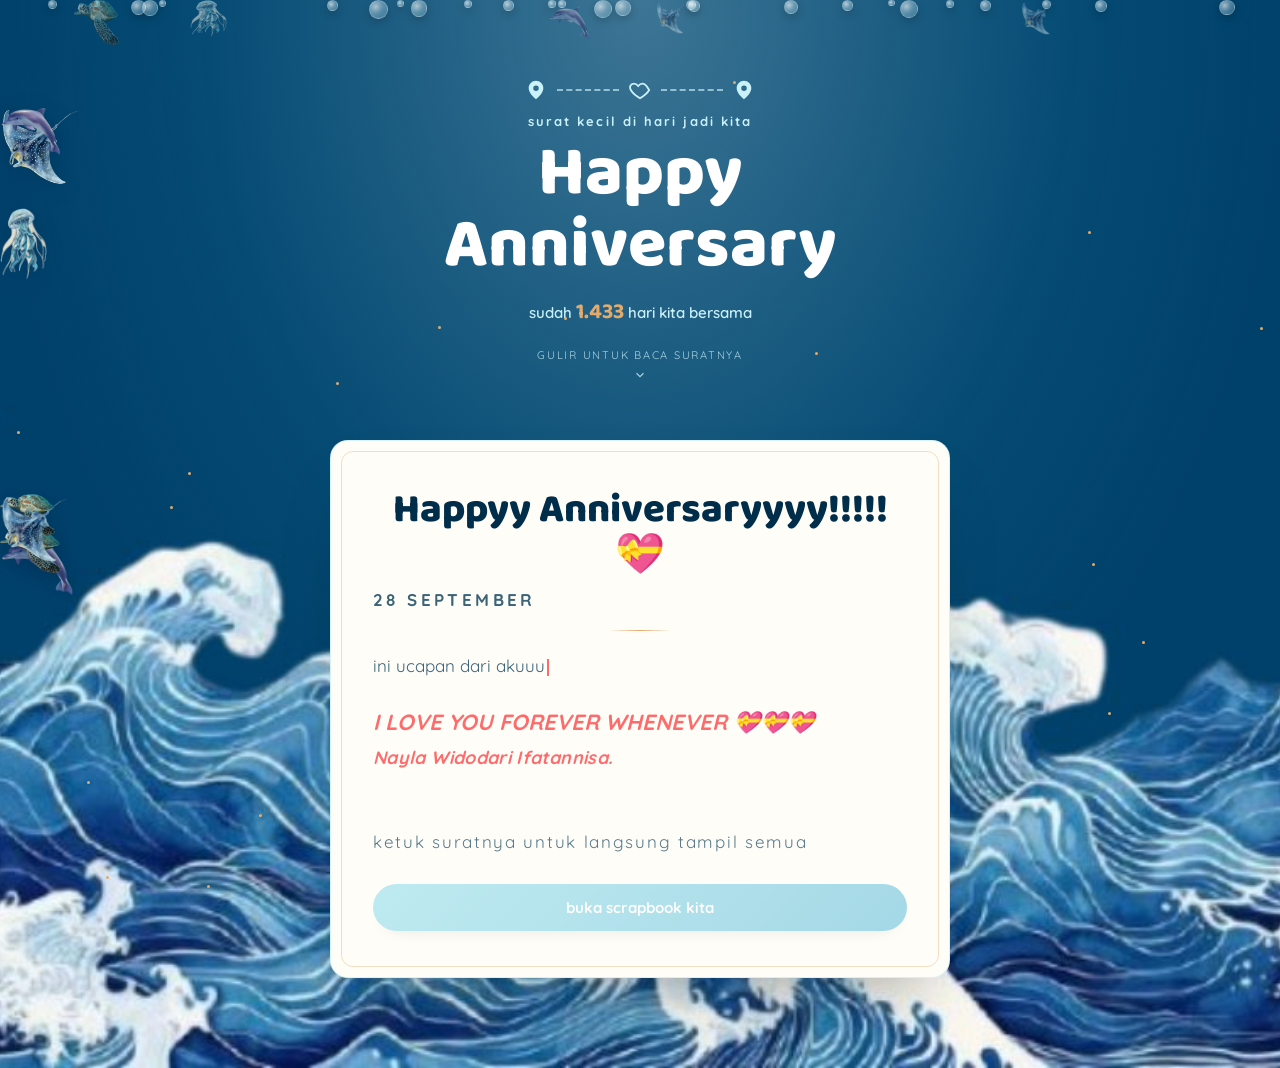
<file: anniversary.html>
<!DOCTYPE html>
<html lang="id">
<head>
<meta charset="UTF-8">
<meta name="viewport" content="width=device-width, initial-scale=1.0">
<title>Surat Anniversary Untukmu</title>
<!-- Font dimuat lewat <link> + preconnect, bukan @import di dalam CSS.
     @import membuat browser menunggu berkas CSS selesai diunduh dulu
     baru meminta font, sehingga font menjadi permintaan berurutan dan
     render halaman tertahan. Dengan <link>, font diambil paralel
     bersama aset lain sehingga halaman bisa tampil lebih dulu. -->
<link rel="preconnect" href="https://fonts.googleapis.com">
<link rel="preconnect" href="https://fonts.gstatic.com" crossorigin>
<link rel="stylesheet" href="https://fonts.googleapis.com/css2?family=Baloo+2:wght@500;600;700;800&family=Quicksand:wght@500;600;700&display=swap">
<style>
  :root{
    --ocean-deep:#00416B;
    --ocean-mid:#0077B6;
    --ocean-light:#0096C7;
    --ocean-bright:#48CAE4;
    --ocean-pale:#CAF0F8;
    --coral:#FF6B6B;
    --seafoam:#2A9D8F;
    --gold:#E3AB6B;
    --ink:#002D4A;
    --ink-soft:#3C6478;
    --paper:#FFFDF8;
  }

  *{ box-sizing:border-box; }
  html,body{ margin:0; padding:0; }
  html{ scroll-behavior:smooth; }

  body{
    min-height:100vh;
    font-family:'Quicksand', sans-serif;
    position:relative; overflow-x:hidden;
    color:var(--ink);
    background:
      url('./assets/images/2.jpg') center / cover no-repeat,
      linear-gradient(180deg, rgba(0,65,107,.6) 0%, rgba(0,119,182,.52) 48%, rgba(72,202,228,.42) 100%);
  }

  .ocean-rays{
    position:fixed; inset:0; z-index:0; pointer-events:none;
    background:radial-gradient(ellipse at 50% 0%, rgba(202,240,248,.3) 0%, rgba(72,202,228,.08) 48%, transparent 72%);
  }

  .field{ position:fixed; inset:0; z-index:0; overflow:hidden; pointer-events:none; }

  .bubble{
    position:absolute; border-radius:50%;
    background:radial-gradient(circle at 35% 35%, rgba(255,255,255,.6) 0%, rgba(202,240,248,.25) 45%, rgba(72,202,228,.1) 75%, transparent 100%);
    border:1px solid rgba(255,255,255,.35);
    box-shadow:0 0 10px rgba(255,255,255,.3) inset, 0 3px 10px rgba(0,0,0,.2);
    animation:floatUp linear infinite;
  }
  @keyframes floatUp{
    0%{ transform:translateY(105vh) translateX(0) scale(.3); opacity:0; }
    15%{ opacity:.8; }
    50%{ transform:translateY(50vh) translateX(12px) scale(.9); }
    85%{ opacity:.8; }
    100%{ transform:translateY(-15vh) translateX(-10px) scale(1.1); opacity:0; }
  }

  .fauna-fish{
    position:absolute;
    filter:drop-shadow(0 4px 10px rgba(0,30,70,.22));
    animation:swim linear infinite;
  }
  @keyframes swim{
    0%{ transform:translateX(-18vw) translateY(0) scaleX(1); }
    45%{ transform:translateX(108vw) translateY(-22px) scaleX(1); }
    55%{ transform:translateX(108vw) translateY(-22px) scaleX(-1); }
    100%{ transform:translateX(-18vw) translateY(10px) scaleX(-1); }
  }

  .jelly{
    position:absolute; opacity:.6;
    animation:jellyRise linear infinite;
  }
  @keyframes jellyRise{
    0%{ transform:translateY(110vh) scale(.85); opacity:0; }
    20%{ opacity:.85; }
    50%{ transform:translateY(50vh) scale(1.05); }
    80%{ opacity:.85; }
    100%{ transform:translateY(-20vh) scale(.95); opacity:0; }
  }

  .float-heart{
    position:absolute; opacity:0;
    animation:rise linear infinite;
  }
  .float-heart svg{ display:block; width:100%; height:100%; }
  @keyframes rise{
    0%{ transform:translateY(10vh) scale(.8) rotate(0deg); opacity:0; }
    12%{ opacity:.8; }
    88%{ opacity:.5; }
    100%{ transform:translateY(-108vh) scale(1) rotate(12deg); opacity:0; }
  }

  .spark{
    position:absolute; width:3px; height:3px;
    border-radius:50%; background:var(--gold);
    animation:twinkle ease-in-out infinite;
  }
  @keyframes twinkle{ 0%,100%{ opacity:.15; } 50%{ opacity:.9; } }

  .next-btn:focus-visible{
    outline:3px solid rgba(255,201,143,.9); outline-offset:3px;
  }

  .hero{
    position:relative; z-index:1;
    min-height:48vh; padding:36px 24px 4px;
    display:flex; flex-direction:column; align-items:center; justify-content:center;
    text-align:center; color:#fff;
  }
  .route{ display:flex; align-items:center; gap:10px; margin-bottom:12px; }
  .route svg{ width:22px; height:22px; color:var(--ocean-pale); }
  .route .dashes{ width:62px; border-top:2px dashed rgba(202,240,248,.65); }
  .eyebrow{
    font-family:'Quicksand', sans-serif; font-weight:700; font-size:13px;
    letter-spacing:.16em; color:var(--ocean-pale); margin:0 0 10px;
  }
  h1{
    margin:0; font-family:'Baloo 2', sans-serif; font-weight:800;
    font-size:clamp(44px, 10vw, 70px); line-height:1.02;
    color:#fff;
  }
  .counter{
    margin:12px 0 0; font-size:15px; font-weight:600; color:var(--ocean-pale);
  }
  .counter strong{
    font-family:'Baloo 2', sans-serif; font-size:22px; color:var(--gold);
  }
  .scroll-hint{
    margin:18px 0 0; font-size:11px; letter-spacing:.16em;
    color:rgba(202,240,248,.8);
  }
  .scroll-hint svg{ width:14px; height:14px; margin-top:6px; animation:hintDrift 1.6s ease-out infinite; }
  @keyframes hintDrift{ 0%,100%{ transform:translateY(0); } 50%{ transform:translateY(4px); } }

  .letter-section{
    position:relative; z-index:1;
    min-height:auto; padding:8px 20px 90px;
    display:flex; align-items:flex-start; justify-content:center;
  }
  .letter{
    position:relative; width:100%; max-width:620px;
    background:var(--paper); border:1px solid rgba(72,202,228,.22);
    border-radius:18px; padding:46px 42px;
    box-shadow:0 34px 62px -28px rgba(0,0,0,.35);
  }
  .letter::before{
    content:''; position:absolute; inset:10px;
    border:1px solid rgba(227,171,107,.38); border-radius:12px; pointer-events:none;
  }
  .letter .to{
    margin:0 0 22px; font-size:22px; font-weight:700; font-style:italic;
    color:var(--coral);
  }
  .letter-title{
    margin:0 0 6px; font-family:'Baloo 2', sans-serif; font-weight:800;
    font-size:clamp(28px,6.5vw,40px); line-height:1.15; color:var(--ink);
    text-align:center; word-break:break-word;
  }
  .letter-date{
    margin:0 0 26px; text-align:center;
    font-size:13px; font-weight:700; letter-spacing:.2em;
    color:var(--gold); text-transform:uppercase;
  }
  .letter-date::after{
    content:''; display:block; width:64px; height:1px; margin:14px auto 0;
    background:linear-gradient(90deg, transparent, var(--gold), transparent);
  }
  .letter p{
    margin:0 0 20px; min-height:1.8em;
    font-size:17px; line-height:1.8; color:var(--ink-soft);
    text-align:justify; hyphens:auto;
  }
  .skip-hint{
    margin:0; text-align:center; font-size:12px; letter-spacing:.1em;
    color:var(--gold); opacity:.85;
  }
  .skip-hint[hidden]{ display:none; }
  #letterCard{ cursor:pointer; }
  .sign-name{ display:inline-block; margin-top:6px; font-size:.82em; letter-spacing:.02em; }
  .letter .sign{
    margin:26px 0 0; font-size:22px; line-height:1.45; font-weight:700;
    font-style:italic; color:var(--coral);
  }
  .caret{
    display:inline-block; width:2px; height:1em; margin-left:2px;
    vertical-align:text-bottom; background:var(--coral);
    animation:blink 1s step-end infinite;
  }
  .caret.done{ display:none; }
  @keyframes blink{ 50%{ opacity:0; } }
  .heart-end{
    display:flex; justify-content:center; margin-top:24px; opacity:0;
    transition:opacity .8s ease;
  }
  .heart-end.show{ opacity:1; }
  .heart-end svg{ width:30px; height:30px; color:var(--coral); }
  .next-btn{
    display:flex; justify-content:center; width:100%; margin-top:26px; padding:14px 22px;
    border-radius:999px; text-decoration:none;
    background:linear-gradient(135deg, var(--ocean-bright) 0%, var(--ocean-light) 100%);
    color:#fff; font-weight:700; font-size:15px;
    box-shadow:0 10px 18px -14px rgba(0,0,0,.42);
    opacity:.35; pointer-events:none; transition:opacity .5s ease, transform .15s ease;
  }
  .next-btn.ready{ opacity:1; pointer-events:auto; }
  .next-btn:hover{ filter:brightness(1.08); transform:translateY(-2px); }

  @media (max-width:600px){
    h1{ font-size:44px; }
    .letter{ padding:34px 26px; }
    .letter .to{ font-size:20px; }
    .letter p{ font-size:16px; }
  }

  @media (prefers-reduced-motion: reduce){
    .bubble,.fauna-fish,.jelly,.float-heart,.spark,.scroll-hint svg,.caret{ animation:none!important; }
    .next-btn,.heart-end{ transition:none!important; }
  }
</style>
</head>
<body>
<div class="ocean-rays"></div>
<div class="field" id="field"></div>


<section class="hero">
  <div class="route" aria-hidden="true">
    <svg viewBox="0 0 24 24" fill="currentColor"><path d="M12 2C7.6 2 4 5.6 4 10c0 6 8 12 8 12s8-6 8-12c0-4.4-3.6-8-8-8zm0 11a3 3 0 1 1 0-6 3 3 0 0 1 0 6z"/></svg>
    <span class="dashes"></span>
    <svg viewBox="0 0 24 24" fill="none" stroke="currentColor" stroke-width="2"><path d="M12 21s-7.5-4.6-10-9C.2 8.8 1.6 5 5.3 5c2 0 3.4 1 4.7 2.7C11.3 6 12.7 5 14.7 5 18.4 5 19.8 8.8 22 12c-2.5 4.4-10 9-10 9z"/></svg>
    <span class="dashes"></span>
    <svg viewBox="0 0 24 24" fill="currentColor"><path d="M12 2C7.6 2 4 5.6 4 10c0 6 8 12 8 12s8-6 8-12c0-4.4-3.6-8-8-8zm0 11a3 3 0 1 1 0-6 3 3 0 0 1 0 6z"/></svg>
  </div>
  <p class="eyebrow">surat kecil di hari jadi kita</p>
  <h1>Happy<br>Anniversary</h1>
  <p class="counter" id="counterText">menghitung hari bersama...</p>
  <p class="scroll-hint">GULIR UNTUK BACA SURATNYA<br><svg viewBox="0 0 24 24" fill="none" stroke="currentColor" stroke-width="2"><polyline points="6 9 12 15 18 9"/></svg></p>
</section>

<section class="letter-section" id="letterSection">
  <article class="letter" id="letterCard">
    <h2 class="letter-title">Happyy Anniversaryyyy!!!!!💝</h2>
    <p class="letter-date">28 September</p>
    <div id="typedArea" aria-live="polite"></div>
    <p class="sign" id="signature">I LOVE YOU FOREVER WHENEVER 💝💝💝<br><span class="sign-name">Nayla Widodari Ifatannisa.</span></p>
    <div class="heart-end" id="heartEnd" aria-hidden="true">
      <svg viewBox="0 0 24 24" fill="currentColor"><path d="M12 21s-7.5-4.6-10-9C.2 8.8 1.6 5 5.3 5c2 0 3.4 1 4.7 2.7C11.3 6 12.7 5 14.7 5 18.4 5 19.8 8.8 22 12c-2.5 4.4-10 9-10 9z"/></svg>
    </div>
    <p class="skip-hint" id="skipHint">ketuk suratnya untuk langsung tampil semua</p>
    <a class="next-btn" id="nextBtn" href="scrapbook.html">buka scrapbook kita</a>
  </article>
</section>

<script>
const START_DATE = "2023-01-01";
const LETTER_PARAGRAPHS = [
  "ini ucapan dari akuuu sayanggg💝,",
  "selamattt kita uda 1 tahun ngejalin hubungan inii, waktunya gaa singkatt, dan momennya gaa sedikit, banyakk banget senengnya, ada juga sedihnya, berantemnya, dan lainnya, aku gapake kata formal ato tulisan″ yang ditata sedemikian rupa, disini aku mengampaikan perasaanku, dan walau web ini bukan buatanku aku harap kata″ ini cukup mewakili cerita hubungan kita selamaaaa SATUUU TAHUNNN INIIIIII❤️🔥❤️🔥❤️🔥❤️🔥, sayanggg,",
  "aku mau mengenang dari kita pertama ketemu, waktu aku jadi ketua kelas, dan kamu sekertaris, masa yang gaperna terfikir bakal ada di titik inii, kemudian kita didekatan dengan pertemuan di gazebo waktu melajarin tugasnya pak rasyid, disitu aku ngerti mantan kamu, dan hari″ selanjutnya diisi cemburu tipis yang aneh waktu kamu deket ini deket itu, dan aku nyaman didekat kamu ketika jailnya kamuu ke akuu, imutnya kamuu, dan semakin lama aku bareng kamu aku nemuin semua yang aku bayangin dengan wujud kamuu, cewe yang jaill, yang pinter, yang sayang, yang ceria, baik, suka memberi ke orang tida mampu, ngambekan, marah yang lucu, cengeng, cerewet, cantikk🥰 dann masih banyak lagii, bahkan kamu sempurna dimataku,",
  "terus kita slalu gatelat chatan, crita hari″ kita, jalan sini jalan situ, bareng kesini bareng kesitu, chat yang makin asik makin lucu, sayang itu muncul, cinta itu muncul, dan perasaan itu terus bertambah, aku gabisa pastiin kapan perasaan itu bener″ harus disampain,",
  "jujur aku orang jarang keluar, gaterlalu up date, gatau, ga ngerasain, ga coba/ gabisa coba, dan ga ngikutin apa yang ada, aku bener″ gatau dunia luar gimana cara berhubungan, gimana menembak, menyatakan perasaan yang bisa begitu berkesan, effort, bahkan aku gatau apa itu effort, gimana itu effort, aku cuman tau pacaran cuman ngomong mau ga jadi pacarku, kemudian ketika pacaran pulang sekolah pulang, dirumah chatan panjang lebar malem vc/call, disekolah bisa deket bisa ngobrol bisa jajan bareng, ternyata aku salahh, banyak yang harus dilakuin, aku gaa sesiap itu, aku minta maaff kalo sejauh ini, oiya, yang selama ini aku kasih, itu hal yang susah aku dapetin, kalo suatu saat kamu ngerasa itu hal kecil, itu emang hal kecil buat kamu tapi gakecil buat aku,",
  "KEMUDIANNNNN kitaa pacarannnn, banyakkk bangettt effort″ dari kamuu, aku sukaaa dimasakin kamuu, wahh sumpahhh itu masakan″ yang enakkk bangettt, kayak cuman bisa liat di tiktok/tv makanan enak enak ituuu, bahkan makanan yang aku bisa makan yang bukan asli rasanyaa, banyak bangett, kemudiann juga masa sekarang ini, mulai renggang, mulai banyak masalah, berantem, berantem yang uda gawajar, masalah yang dulu gaada jadi ada, masalah yang dulu bisa diredam sekarang ga di redam,",
  "aku yakin kita pasti bisa ngelewatin ini semua, satu tahun inii, ayo buat perubahan baru bareng barenggg, aku bakal lebihh effortttt, aku bakal usahaaa buat cari uangg, aku gamales lagi belajarr, gamales lagi pelajarin hal″ baru, doa terbaikkkk buattt kitaaaa, semogaa kitaa tetap bersamaa, selalu bersama, sampai kapanpun ituu, kamu dan aku kemarin jodoh, sekarang ngga, besok jodoh dan sampai kapanpun apapun masalahnya hal yang kita anggep gajodoh itu rintangan yang harus kita lewatin, pikiran yang menghalangi kitaaa, I STILL LOVE YOUUU, I LOVE YOUU FOREVER WHENEVER💝💝💝, kamuuu kamuuuu yang slalu aku tunggu slalu aku pikirin dan kamuu, tetepp kamuuuu, MAKASIHHG SAYANGGG 1 TAHUNNYAAAA, kamu berperan banyak di hubungan ini, aku janji, selanjutnya aku yang akan gantiin peran itu,",
  "ahhhhh hampir lupaaaaa, senyuman manis kamu selalu buat aku bahagia, panggilan dari kamu ngebuat aku senyum, tatapan mata kamu yang penuh sayang, bibir kamu lucu, tangan kamu yang lembut, kamu buat aku terlalu nyaman, kamu nyiptain semua yang gaperna aku bayangin, kamusempurna, kamu cantik, kamu imut, dan kamu sayangg banget sama akuu, inii, makasihhhhhh sayangggggggg, tetap jadi pasanganku yaa☺"
];

const counterEl = document.getElementById('counterText');
function updateCounter(){
  const start = new Date(START_DATE + 'T00:00:00');
  const now = new Date();
  const diffDays = Math.max(0, Math.floor((now - start) / 86400000));
  counterEl.innerHTML = `sudah <strong>${diffDays.toLocaleString('id-ID')}</strong> hari kita bersama`;
}
updateCounter();

/* Satu emoji bisa butuh lebih dari satu kode UTF-16: 💝 dan 🥰 itu
   surrogate pair (2 kode), ❤️ itu emoji + variation selector, dan
   rangkaian ber-ZWJ seperti 👩‍❤️‍💋‍👨 bisa comprise 11 kode. Kalau
   teks dipecah per `text[i]`, satu-satu emoji jadi surrogate atau
   variation selector yang menggantung sendiri dan tampil kotak/kosong.
   Jadi teks dipecah per grapheme cluster dulu, baru diketik satu-satu. */
const graphemeSegmenter = ('Segmenter' in Intl) ? new Intl.Segmenter(undefined, { granularity: 'grapheme' }) : null;
function toTypingUnits(text){
  if(graphemeSegmenter) return Array.from(graphemeSegmenter.segment(text), (s) => s.segment);
  return Array.from(text);
}

const typedArea = document.getElementById('typedArea');
const signature = document.getElementById('signature');
const heartEnd = document.getElementById('heartEnd');
const nextBtn = document.getElementById('nextBtn');
const letterCard = document.getElementById('letterCard');
const skipHint = document.getElementById('skipHint');
let started = false;
let stopped = false;

/* Surat ini panjang, sekitar 4.2k karakter. Mengetik semua dari awal
   akan memakan waktu lama, jadi dua hal: ketuk untuk langsung tampil
   semua, dan kecepatan ketik dipercepat. */
function finishLetter(){
  if(stopped) return;
  stopped = true;
  typedArea.textContent = '';
  LETTER_PARAGRAPHS.forEach((text) => {
    const p = document.createElement('p');
    p.textContent = text;
    typedArea.appendChild(p);
  });
  signature.style.transition = 'opacity .5s ease';
  signature.style.opacity = 1;
  heartEnd.classList.add('show');
  nextBtn.classList.add('ready');
  if(skipHint) skipHint.hidden = true;
}

function typeParagraph(index){
  if(stopped) return;
  if(index >= LETTER_PARAGRAPHS.length){
    signature.style.transition = 'opacity 1s ease';
    signature.style.opacity = 1;
    heartEnd.classList.add('show');
    nextBtn.classList.add('ready');
    if(skipHint) skipHint.hidden = true;
    return;
  }
  const p = document.createElement('p');
  const caret = document.createElement('span');
  caret.className = 'caret';
  typedArea.appendChild(p);
  p.appendChild(caret);
  const units = toTypingUnits(LETTER_PARAGRAPHS[index]);
  let i = 0;
  function tick(){
    if(stopped) return;
    if(i < units.length){
      const unit = units[i];
      caret.insertAdjacentText('beforebegin', unit);
      i++;
      /* Jeda antar huruf dibikin tetap lambat dan tidak rata, biar
         kesan mesin tiknya kelihatan, bukan teks yang melompat. */
      let wait = 30 + Math.random() * 26;
      if(' ,.!?;:'.indexOf(unit) !== -1) wait += 190;   // jeda setelah tanda baca
      if(i % 7 === 0) wait += 40;                          // jeda napas kecil
      setTimeout(tick, wait);
    } else {
      caret.classList.add('done');
      setTimeout(() => typeParagraph(index + 1), 780);
    }
  }
  tick();
}

/* Ketuk surat = langsung tampil semua, supaya ga harus nunggu lama. */
if(letterCard){
  letterCard.addEventListener('click', (e) => {
    if(e.target.closest('.next-btn')) return;
    finishLetter();
  });
  letterCard.addEventListener('keydown', (e) => {
    if(e.key === 'Enter' || e.key === ' '){ e.preventDefault(); finishLetter(); }
  });
}

if('IntersectionObserver' in window){
  const observer = new IntersectionObserver((entries) => {
    entries.forEach((entry) => {
      if(entry.isIntersecting && !started){
        started = true;
        typeParagraph(0);
      }
    });
  }, { threshold: .3 });
  observer.observe(document.getElementById('letterSection'));
} else {
  typeParagraph(0);
}

const field = document.getElementById('field');
const heartPath = "M12 21s-7-4.4-9.3-8.6C.9 8.6 2.6 5 6.1 5c1.9 0 3.2 1 4.5 2.6C11.9 6 13.2 5 15.1 5c3.5 0 5.2 3.6 3.4 7.4C19 16.6 12 21 12 21z";
const heartColors = ["#FF6B6B", "#E3AB6B", "#48CAE4", "#2A9D8F"];
const faunaImgs = ['./assets/images/4.png', './assets/images/5.png', './assets/images/3.png', './assets/images/6.png'];
function rand(min, max){ return Math.random() * (max - min) + min; }

for(let i = 0; i < 18; i++){
  const h = document.createElement('div');
  h.className = 'float-heart';
  const size = rand(12, 26);
  h.style.width = size + 'px';
  h.style.height = size + 'px';
  h.style.left = rand(2, 96) + 'vw';
  h.style.animationDuration = rand(11, 24) + 's';
  h.style.animationDelay = rand(0, 16) + 's';
  h.innerHTML = `<svg viewBox="0 0 24 24" fill="none" stroke="${heartColors[i % heartColors.length]}" stroke-width="1.6"><path d="${heartPath}"/></svg>`;
  field.appendChild(h);
}

for(let i = 0; i < 26; i++){
  const b = document.createElement('div');
  b.className = 'bubble';
  const size = rand(6, 20);
  b.style.width = size + 'px';
  b.style.height = size + 'px';
  b.style.left = rand(0, 100) + '%';
  b.style.animationDuration = rand(8, 18) + 's';
  b.style.animationDelay = rand(0, 12) + 's';
  field.appendChild(b);
}

for(let i = 0; i < 7; i++){
  const f = document.createElement('img');
  f.className = 'fauna-fish';
  f.src = faunaImgs[i % faunaImgs.length];
  f.alt = '';
  f.style.top = rand(8, 72) + '%';
f.style.width = rand(46, 84) + 'px';
f.style.animationDuration = rand(18, 30) + 's';
  f.style.animationDelay = rand(0, 12) + 's';
  field.appendChild(f);
}

for(let i = 0; i < 5; i++){
  const j = document.createElement('img');
  j.className = 'jelly';
  j.src = faunaImgs[(i + 2) % faunaImgs.length];
  j.alt = '';
  j.style.left = rand(4, 90) + '%';
  j.style.width = rand(32, 56) + 'px';
  j.style.height = j.style.width;
  j.style.animationDuration = rand(14, 22) + 's';
  j.style.animationDelay = rand(0, 10) + 's';
  field.appendChild(j);
}

for(let i = 0; i < 26; i++){
  const s = document.createElement('div');
  s.className = 'spark';
  s.style.left = rand(0, 100) + 'vw';
  s.style.top = rand(0, 100) + 'vh';
  s.style.animationDuration = rand(2, 5) + 's';
  s.style.animationDelay = rand(0, 4) + 's';
  field.appendChild(s);
}
</script>
</body>
</html>
</file>
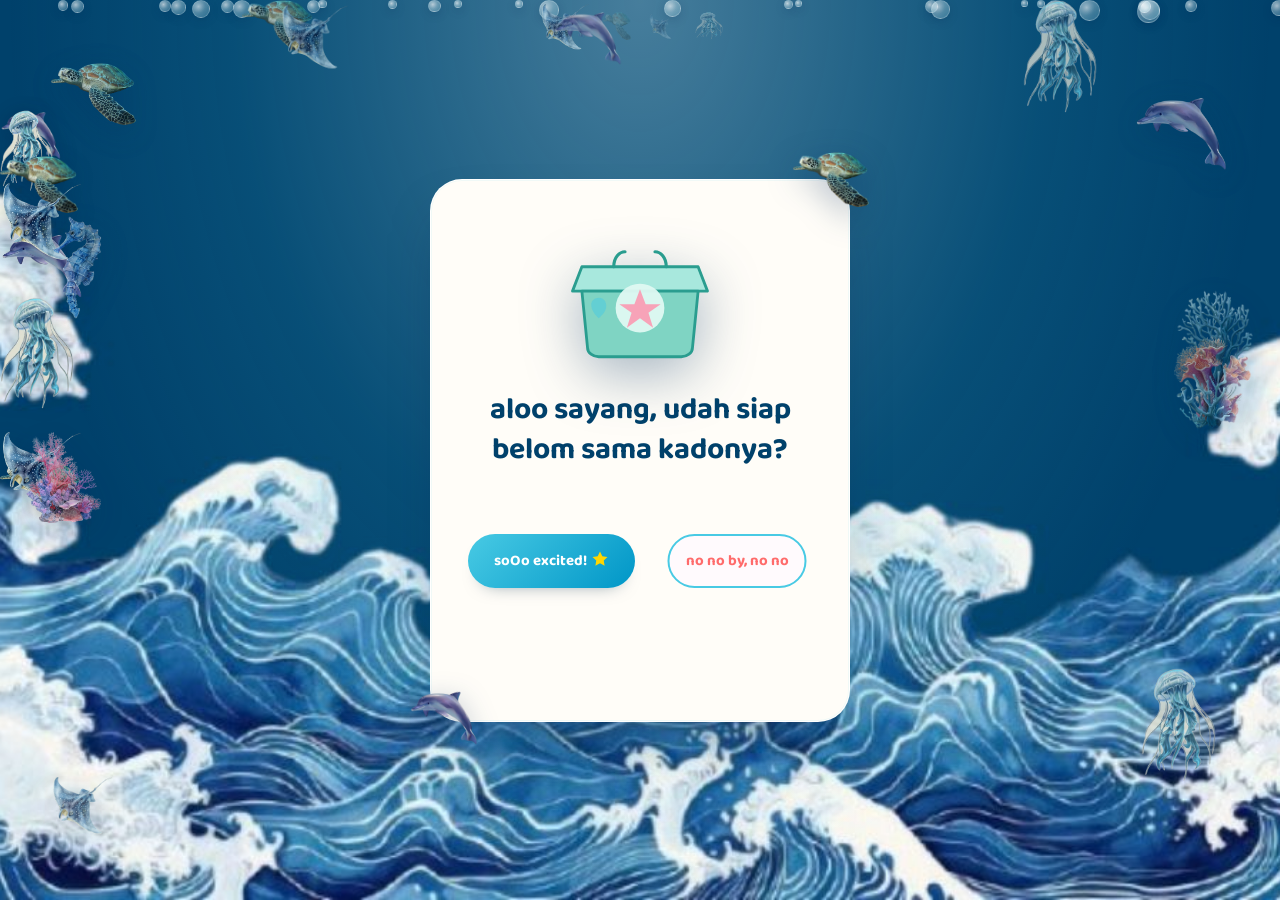
<file: gift.html>
<!DOCTYPE html>
<html lang="id">
<head>
<meta charset="UTF-8">
<meta name="viewport" content="width=device-width, initial-scale=1.0">
<title>Udah Siap Belom Sama Kadonya?</title>
<!-- Font dimuat lewat <link> + preconnect, bukan @import di dalam CSS.
     @import membuat browser menunggu berkas CSS selesai diunduh dulu
     baru meminta font, sehingga font menjadi permintaan berurutan dan
     render halaman tertahan. Dengan <link>, font diambil paralel
     bersama aset lain sehingga halaman bisa tampil lebih dulu. -->
<link rel="preconnect" href="https://fonts.googleapis.com">
<link rel="preconnect" href="https://fonts.gstatic.com" crossorigin>
<link rel="stylesheet" href="https://fonts.googleapis.com/css2?family=Baloo+2:wght@500;600;700;800&family=Quicksand:wght@500;600;700&display=swap">
<style>

  :root{
    --ocean-deep:#00416B;
    --ocean-mid:#0077B6;
    --ocean-light:#0096C7;
    --ocean-bright:#48CAE4;
    --ocean-pale:#CAF0F8;
    --coral:#FF6B6B;
    --seafoam:#2A9D8F;
    --ink:#002D4A;
  }

  *{ box-sizing:border-box; margin:0; padding:0; }

  body{
    min-height:100vh;
    font-family:'Quicksand', sans-serif;
    display:flex;
    align-items:center;
    justify-content:center;
    padding:28px 16px;
    background: url('./assets/images/2.jpg') center / cover no-repeat, linear-gradient(180deg, rgba(0,65,107,.45) 0%, rgba(0,105,148,.45) 50%, rgba(72,202,228,.5) 100%);
    overflow:hidden;
    position:relative;
  }

  .ocean-bg-layer{ position:fixed; inset:0; z-index:0; pointer-events:none; overflow:hidden; }

  .ocean-rays{
    position:fixed; inset:0; z-index:0; pointer-events:none;
    background: radial-gradient(ellipse at 50% 0%, rgba(202,240,248,.35) 0%, rgba(72,202,228,.1) 45%, transparent 70%);
  }

  .bubble{
    position:absolute; border-radius:50%;
    background:radial-gradient(circle at 35% 35%, rgba(255,255,255,.6) 0%, rgba(202,240,248,.25) 45%, rgba(72,202,228,.1) 75%, transparent 100%);
    border:1px solid rgba(255,255,255,.35);
    box-shadow: 0 0 10px rgba(255,255,255,.3) inset, 0 3px 10px rgba(0,35,75,.18);
    animation:floatUp linear infinite;
    pointer-events:none;
  }
  @keyframes floatUp{
    0%{ transform:translateY(105vh) translateX(0) scale(0.3); opacity:0; }
    15%{ opacity:.8; }
    50%{ transform:translateY(50vh) translateX(12px) scale(0.9); }
    85%{ opacity:.8; }
    100%{ transform:translateY(-15vh) translateX(-10px) scale(1.1); opacity:0; }
  }

  .fauna-fish{ position:absolute; pointer-events:none; z-index:1; animation:swimAcross linear infinite; filter:drop-shadow(0 4px 10px rgba(0,30,70,.22)); }
  @keyframes swimAcross{
    0%{ transform:translateX(-140px) translateY(0); }
    49.9%{ transform:translateX(calc(100vw + 140px)) translateY(-25px); }
    50%{ transform:translateX(calc(100vw + 140px)) translateY(-25px) scaleX(-1); }
    99.9%{ transform:translateX(-140px) translateY(10px) scaleX(-1); }
    100%{ transform:translateX(-140px) translateY(0); }
  }

  .jelly{ position:absolute; pointer-events:none; z-index:1; opacity:.75; animation:jellyRise linear infinite; }
  @keyframes jellyRise{
    0%{ transform:translateY(110vh) scale(0.85); opacity:0; }
    20%{ opacity:.85; }
    50%{ transform:translateY(50vh) scale(1.05); }
    80%{ opacity:.85; }
    100%{ transform:translateY(-20vh) scale(0.95); opacity:0; }
  }
  .jelly img{ animation:jellyPulse 2.5s ease-in-out infinite; }
  @keyframes jellyPulse{ 0%,100%{ transform:scaleY(1); } 50%{ transform:scaleY(0.8) scaleX(1.1); } }

  .ocean-animals{ position:absolute; top:12px; left:50%; transform:translateX(-50%); display:flex; gap:18px; opacity:.55; z-index:5; pointer-events:none; animation:floatHoriz 20s ease-in-out infinite; }
  @keyframes floatHoriz{ 0%,100%{ transform:translateX(-50%) translateY(0); } 50%{ transform:translateX(-50%) translateY(-8px); } }
  .ocean-animals img{ width:28px; height:28px; }

  .deco-img{
    position:fixed; z-index:2; pointer-events:none;
    filter:drop-shadow(0 8px 16px rgba(0,40,90,.28));
  }
  .deco-img.img1{ width:85px; top:7%; left:4%; animation:decoFloat1 8s ease-in-out infinite; opacity:.8; }
  .deco-img.img2{ width:95px; top:9%; right:4%; animation:decoFloat2 9.5s ease-in-out infinite; opacity:.8; }
  .deco-img.img4{ width:75px; bottom:13%; right:5%; animation:decoFloat1 8.5s ease-in-out infinite reverse; animation-delay:-3s; opacity:.85; }
  .deco-img.img5{ width:75px; top:48%; left:2%; animation:decoFloat1 11s ease-in-out infinite; opacity:.7; }
  .deco-img.img6{ width:80px; top:32%; right:2%; animation:decoFloat2 10s ease-in-out infinite; opacity:.7; }
  .deco-img.img7{ width:52px; top:24%; left:4%; animation:decoSpin 18s linear infinite; opacity:.65; }
  .deco-img.img8{ width:65px; bottom:7%; left:4%; animation:decoFloat2 10.5s ease-in-out infinite reverse; opacity:.75; }
  @keyframes decoFloat1{ 0%,100%{ transform:translateY(0) rotate(0deg); } 50%{ transform:translateY(-18px) rotate(5deg); } }
  @keyframes decoFloat2{ 0%,100%{ transform:translateY(0) rotate(0deg); } 50%{ transform:translateY(-20px) rotate(-5deg); } }
  @keyframes decoSpin{ 0%{ transform:rotate(0deg); } 100%{ transform:rotate(360deg); } }

  /* ===== Gift card ===== */
  .gift-card{
    position:relative; z-index:10; width:100%; max-width:420px;
    background:#fffdf8;
    border:1px solid rgba(255,255,255,.92);
    border-radius:32px; padding:38px 30px 30px;
    box-shadow:0 28px 56px -24px rgba(0,35,75,.5), 0 0 0 1px rgba(72,202,228,.08) inset;
    text-align:center;
  }

  .gift-card .card-peeker{
    position:absolute; top:-38px; right:-20px; width:76px; height:76px;
    pointer-events:none; z-index:15;
    filter:drop-shadow(0 10px 16px rgba(0,40,90,.3));
    animation:peekBob 4s ease-in-out infinite;
  }
  .gift-card .card-peeker img{ width:100%; height:100%; object-fit:contain; }
  @keyframes peekBob{ 0%,100%{ transform:translateY(0) rotate(8deg); } 50%{ transform:translateY(-8px) rotate(14deg); } }

  .gift-card .card-corner-dec{
    position:absolute; bottom:-28px; left:-22px; width:70px; height:70px;
    pointer-events:none; z-index:15;
    filter:drop-shadow(0 8px 14px rgba(0,40,90,.3));
    animation:cornerBob 4.5s ease-in-out infinite;
  }
  .gift-card .card-corner-dec img{ width:100%; height:100%; object-fit:contain; }
  @keyframes cornerBob{ 0%,100%{ transform:translateY(0) rotate(-10deg); } 50%{ transform:translateY(-6px) rotate(-16deg); } }

  .box{
    width:150px; height:150px; margin:0 auto;
    filter:drop-shadow(0 16px 28px rgba(0,50,95,.35));
    animation:wiggle 2.4s ease-in-out infinite;
  }
  @keyframes wiggle{
    0%,100%{ transform:rotate(0deg); }
    25%{ transform:rotate(-3deg); }
    75%{ transform:rotate(3deg); }
  }

  h1{
    margin:18px 0 26px;
    font-family:'Baloo 2', sans-serif;
    font-weight:700; font-size:30px; line-height:1.35;
    color:var(--ocean-deep);
  }

  .choices{
    position:relative;
    display:grid; grid-template-columns:minmax(0,1.05fr) minmax(0,.95fr);
    align-items:center; gap:14px; width:100%; min-height:128px;
  }

  .yes-slot{
    display:flex; align-items:center; justify-content:center; min-width:0;
  }

  .no-zone{
    position:relative; height:128px; min-width:0;
    overflow:hidden; border-radius:18px;
  }

  .btn{
    padding:15px 26px; border-radius:999px;
    font-family:'Baloo 2', sans-serif; font-weight:700; font-size:15px;
    cursor:pointer; white-space:nowrap;
    transition:transform .15s ease, box-shadow .15s ease;
  }

  .btn-yes{
    border:none;
    background:linear-gradient(135deg, var(--ocean-bright) 0%, var(--ocean-light) 100%);
    color:#fff;
    box-shadow:0 10px 18px -14px rgba(0,45,74,.55);
    animation:pulse 1.8s ease-in-out infinite;
  }
  .btn-yes:hover{ filter:brightness(1.08); }
  .btn-yes:active{ transform:scale(.95); }
  @keyframes pulse{ 0%,100%{ transform:scale(1); } 50%{ transform:scale(1.05); } }

  .btn-no{
    position:absolute; left:50%; top:50%; transform:translate(-50%,-50%);
    padding:13px 16px; font-size:15px;
    border:2px solid var(--ocean-bright);
    background:#fffafd; color:var(--coral);
    transition:left .18s ease, top .18s ease, transform .18s ease;
  }
  .btn-no:hover{ background:#fff0f4; }
  .btn-no:active{ transform:scale(.96); }

  .btn:focus-visible{
    outline:3px solid rgba(255,107,107,.65); outline-offset:3px;
  }

  .teasing{
    min-height:22px; margin:16px 0 0; font-size:20px; font-weight:600;
    color:var(--ink); opacity:0;
    transition:opacity .3s ease;
  }
  .teasing.show{ opacity:.75; }

  @media (prefers-reduced-motion: reduce){
    .box,.btn-yes,.btn-no,.bubble,.fauna-fish,.jelly,.ocean-animals,.deco-img,.gift-card .card-peeker,.gift-card .card-corner-dec{ animation:none!important; }
    .btn-no,.btn{ transition:none!important; }
  }
  @media (max-width:420px){
    .gift-card{ padding:28px 20px 24px; }
    h1{ font-size:20px; }
    .gift-card .card-peeker{ width:60px; height:60px; top:-30px; right:-15px; }
    .gift-card .card-corner-dec{ width:55px; height:55px; bottom:-22px; left:-18px; }
    .choices{ grid-template-columns:1fr 1fr; gap:8px; }
    .no-zone{ height:120px; }
    .btn-no{ padding:12px 8px; font-size:15px; }
  }
</style>
</head>
<body>

<div class="ocean-rays"></div>
<div class="ocean-bg-layer" id="oceanBg"></div>

<div class="ocean-animals" id="oceanAnimals"></div>

<img class="deco-img img1" src="./assets/images/5.png" alt="" />
<img class="deco-img img2" src="./assets/images/4.png" alt="" />
<img class="deco-img img4" src="./assets/images/6.png" alt="" />
<img class="deco-img img5" src="./assets/images/9.png" alt="" />
<img class="deco-img img6" src="./assets/images/8.png" alt="" />
<img class="deco-img img7" src="./assets/images/7.png" alt="" />
<img class="deco-img img8" src="./assets/images/3.png" alt="" />

<div class="gift-card">
  <div class="card-peeker"><img src="./assets/images/5.png" alt="" /></div>
  <div class="card-corner-dec"><img src="./assets/images/4.png" alt="" /></div>

  <svg class="box" viewBox="0 0 160 160" fill="none">
    <path d="M18 52 L142 52 L152 78 L8 78 Z" fill="#A8E8DD" stroke="#2A9D8F" stroke-width="3" stroke-linejoin="round"/>
    <path d="M52 52 C52 42 58 36 64 36" stroke="#2A9D8F" stroke-width="3.4" stroke-linecap="round" fill="none"/>
    <path d="M108 52 C108 42 102 36 96 36" stroke="#2A9D8F" stroke-width="3.4" stroke-linecap="round" fill="none"/>
    <path d="M18 78 L142 78 L136 138 C136 144 130 148 124 148 L36 148 C30 148 24 144 24 138 Z" fill="#7FD4C3" stroke="#2A9D8F" stroke-width="3" stroke-linejoin="round"/>
    <circle cx="80" cy="96" r="26" fill="#E0F9F3" opacity=".95"/>
    <path d="M80 76 L86 92 L102 92 L89 101 L94 117 L80 107 L66 117 L71 101 L58 92 L74 92 Z" fill="#FF8FAB" opacity=".8"/>
    <path d="M28 92 C28 88 32 85 36 85 C42 85 44 90 44 94 C44 99 40 103 36 107 C32 103 28 99 28 92 Z" fill="rgba(72,202,228,.5)"/>
  </svg>

  <h1>aloo sayang, udah siap<br>belom sama kadonya?</h1>

  <div class="choices" id="choices">
    <div class="yes-slot">
      <button class="btn btn-yes" id="yesBtn" type="button">soOo excited!<svg style="width:18px;height:18px;vertical-align:-3px;margin-left:4px" viewBox="0 0 24 24" fill="#FFD700"><path d="M12 2l3.09 6.26L22 9.27l-5 4.87 1.18 6.88L12 17.77l-6.18 3.25L7 14.14 2 9.27l6.91-1.01L12 2z"/></svg></button>
    </div>
    <div class="no-zone" id="noZone">
      <button class="btn btn-no" id="noBtn" type="button">no no by, no no</button>
    </div>
  </div>

  <p class="teasing" id="teasing" aria-live="polite">ish, iseng mulu <svg style="width:14px;height:14px;vertical-align:-2px" viewBox="0 0 24 24" fill="#FF8FAB"><circle cx="12" cy="12" r="10"/><ellipse cx="9" cy="10" rx="2" ry="3" fill="#fff"/><ellipse cx="15" cy="10" rx="2" ry="3" fill="#fff"/><path d="M9 16c0-2 1.5-3 3-3s3 1 3 3" fill="#fff"/></svg> tap yang excited sekarang juga!</p>
</div>

<script>
const oceanBg = document.getElementById('oceanBg');
const oceanAnimals = document.getElementById('oceanAnimals');

/* ===== Bubbles ===== */
for(let i = 0; i < 28; i++){
  const b = document.createElement('div');
  b.className = 'bubble';
  const size = Math.random() * 18 + 6;
  b.style.width = size + 'px'; b.style.height = size + 'px';
  b.style.left = Math.random() * 100 + '%';
  b.style.animationDuration = (Math.random() * 10 + 8) + 's';
  b.style.animationDelay = (Math.random() * 12) + 's';
  oceanBg.appendChild(b);
}

/* ===== Fauna pakai gambar assets ===== */
const faunaImgs = ['./assets/images/4.png','./assets/images/5.png','./assets/images/3.png','./assets/images/6.png'];

for(let i = 0; i < 8; i++){
  const f = document.createElement('img');
  f.className = 'fauna-fish';
  f.src = faunaImgs[i % faunaImgs.length];
  f.alt = '';
  f.style.top = (Math.random() * 65 + 8) + '%';
  f.style.animationDuration = (Math.random() * 18 + 14) + 's';
  f.style.animationDelay = (Math.random() * 12) + 's';
  const w = Math.random() * 40 + 50;
  f.style.width = w + 'px';
  oceanBg.appendChild(f);
}

for(let i = 0; i < 5; i++){
  const j = document.createElement('img');
  j.className = 'jelly';
  j.src = faunaImgs[(i + 2) % faunaImgs.length];
  j.alt = '';
  j.style.left = (Math.random() * 90 + 5) + '%';
  j.style.animationDuration = (Math.random() * 14 + 18) + 's';
  j.style.animationDelay = (Math.random() * 10) + 's';
  const w = Math.random() * 30 + 50;
  j.style.width = w + 'px';
  oceanBg.appendChild(j);
}

for(let i = 0; i < 4; i++){
  const im = document.createElement('img');
  im.src = faunaImgs[i % faunaImgs.length];
  im.alt = '';
  im.style.width = '28px'; im.style.height = '28px';
  im.style.animationDelay = (i * 0.5) + 's';
  im.style.opacity = (Math.random() * 0.3 + 0.4) + '';
  oceanAnimals.appendChild(im);
}

/* ===== Yes / No ===== */
const yesBtn = document.getElementById('yesBtn');
const noBtn = document.getElementById('noBtn');
const noZone = document.getElementById('noZone');
const teasing = document.getElementById('teasing');

yesBtn.addEventListener('click', () => {
  window.location.href = 'thank-you.html';
});

function dodge(){
  const area = noZone.getBoundingClientRect();
  const btn = noBtn.getBoundingClientRect();
  const pad = 8;
  const maxX = Math.max(pad, area.width - btn.width - pad);
  const maxY = Math.max(pad, area.height - btn.height - pad);
  noBtn.style.left = `${pad + Math.random() * (maxX - pad)}px`;
  noBtn.style.top = `${pad + Math.random() * (maxY - pad)}px`;
  noBtn.style.transform = 'none';
  teasing.classList.add('show');
}

noBtn.addEventListener('mouseenter', dodge);
noBtn.addEventListener('touchstart', (e) => { e.preventDefault(); dodge(); }, { passive:false });
noBtn.addEventListener('click', (e) => { e.preventDefault(); dodge(); });
</script>

</body>
</html>
</file>
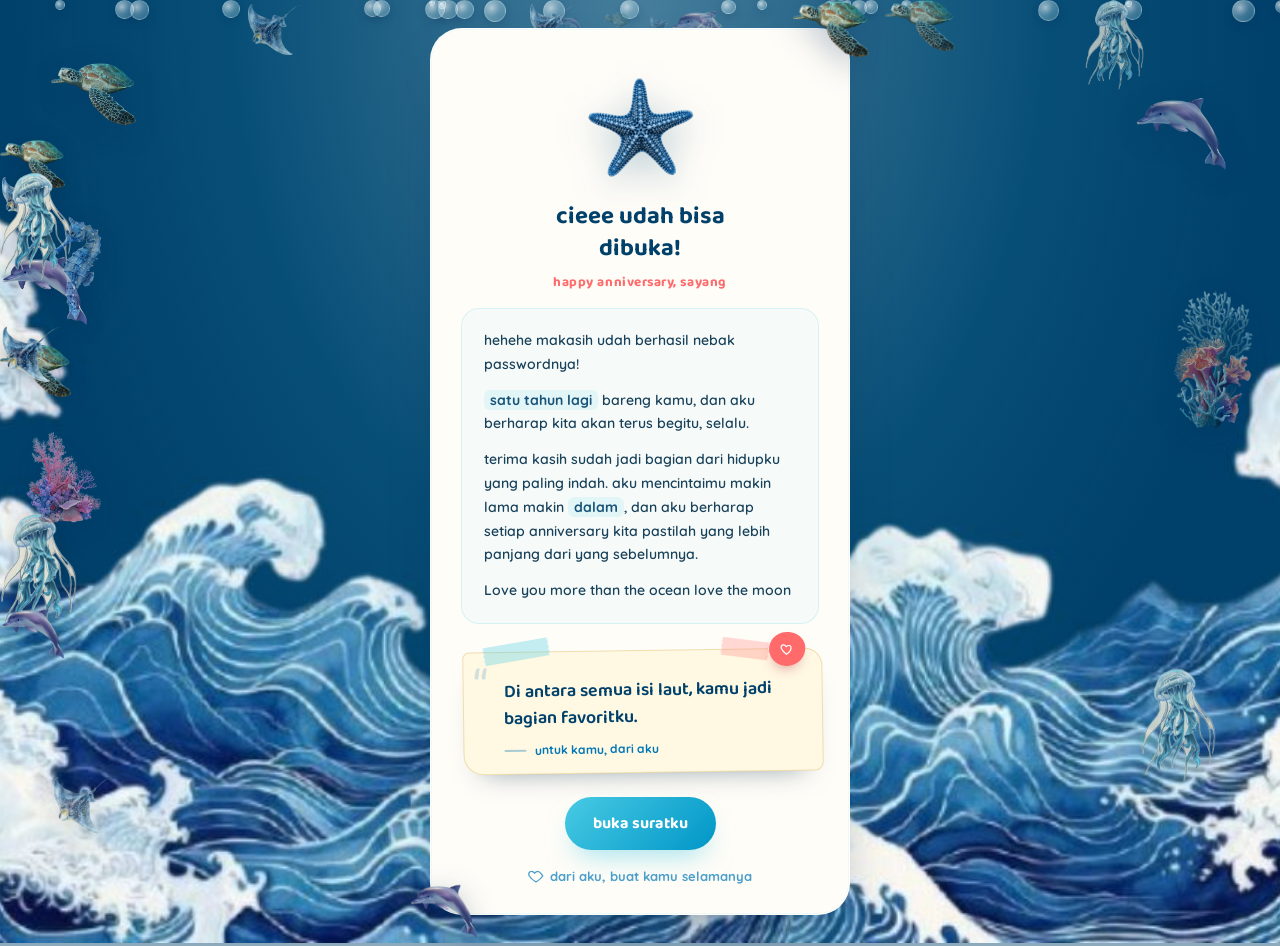
<file: love-letter.html>
<!DOCTYPE html>
<html lang="id">
<head>
<meta charset="UTF-8">
<meta name="viewport" content="width=device-width, initial-scale=1.0">
<title>Cieee Udah Bisa Dibuka!</title>
<!-- Font dimuat lewat <link> + preconnect, bukan @import di dalam CSS.
     @import membuat browser menunggu berkas CSS selesai diunduh dulu
     baru meminta font, sehingga font menjadi permintaan berurutan dan
     render halaman tertahan. Dengan <link>, font diambil paralel
     bersama aset lain sehingga halaman bisa tampil lebih dulu. -->
<link rel="preconnect" href="https://fonts.googleapis.com">
<link rel="preconnect" href="https://fonts.gstatic.com" crossorigin>
<link rel="stylesheet" href="https://fonts.googleapis.com/css2?family=Baloo+2:wght@500;600;700;800&family=Quicksand:wght@500;600;700&display=swap">
<style>

  :root{
    --ocean-deep:#00416B;
    --ocean-mid:#0077B6;
    --ocean-light:#0096C7;
    --ocean-bright:#48CAE4;
    --ocean-pale:#CAF0F8;
    --coral:#FF6B6B;
    --seafoam:#2A9D8F;
    --ink:#002D4A;
    --card:#f8fdff;
  }

  *{ box-sizing:border-box; margin:0; padding:0; }

  body{
    min-height:100vh;
    font-family:'Quicksand', sans-serif;
    display:flex;
    align-items:center;
    justify-content:center;
    padding:28px 16px;
    background: url('./assets/images/2.jpg') center / cover no-repeat, linear-gradient(180deg, rgba(0,65,107,.45) 0%, rgba(0,105,148,.45) 50%, rgba(72,202,228,.5) 100%);
    overflow-x:hidden; overflow-y:auto;
    position:relative;
  }

  .ocean-bg-layer{ position:fixed; inset:0; z-index:0; pointer-events:none; overflow:hidden; }

  .ocean-rays{
    position:fixed; inset:0; z-index:0; pointer-events:none;
    background: radial-gradient(ellipse at 50% 0%, rgba(202,240,248,.35) 0%, rgba(72,202,228,.1) 45%, transparent 70%);
  }

  .bubble{
    position:absolute; border-radius:50%;
    background:radial-gradient(circle at 35% 35%, rgba(255,255,255,.6) 0%, rgba(202,240,248,.25) 45%, rgba(72,202,228,.1) 75%, transparent 100%);
    border:1px solid rgba(255,255,255,.35);
    box-shadow: 0 0 10px rgba(255,255,255,.3) inset, 0 3px 10px rgba(0,35,75,.18);
    animation:floatUp linear infinite;
    pointer-events:none;
  }
  @keyframes floatUp{
    0%{ transform:translateY(105vh) translateX(0) scale(0.3); opacity:0; }
    15%{ opacity:.8; }
    50%{ transform:translateY(50vh) translateX(12px) scale(0.9); }
    85%{ opacity:.8; }
    100%{ transform:translateY(-15vh) translateX(-10px) scale(1.1); opacity:0; }
  }

  .fauna-fish{ position:absolute; pointer-events:none; z-index:1; animation:swimAcross linear infinite; filter:drop-shadow(0 4px 10px rgba(0,30,70,.22)); }
  @keyframes swimAcross{
    0%{ transform:translateX(-140px) translateY(0); }
    49.9%{ transform:translateX(calc(100vw + 140px)) translateY(-25px); }
    50%{ transform:translateX(calc(100vw + 140px)) translateY(-25px) scaleX(-1); }
    99.9%{ transform:translateX(-140px) translateY(10px) scaleX(-1); }
    100%{ transform:translateX(-140px) translateY(0); }
  }

  .jelly{ position:absolute; pointer-events:none; z-index:1; opacity:.75; animation:jellyRise linear infinite; }
  @keyframes jellyRise{
    0%{ transform:translateY(110vh) scale(0.85); opacity:0; }
    20%{ opacity:.85; }
    50%{ transform:translateY(50vh) scale(1.05); }
    80%{ opacity:.85; }
    100%{ transform:translateY(-20vh) scale(0.95); opacity:0; }
  }
  .jelly img{ animation:jellyPulse 2.5s ease-in-out infinite; }
  @keyframes jellyPulse{ 0%,100%{ transform:scaleY(1); } 50%{ transform:scaleY(0.8) scaleX(1.1); } }

  .ocean-animals{ position:absolute; top:12px; left:50%; transform:translateX(-50%); display:flex; gap:18px; opacity:.55; z-index:5; pointer-events:none; animation:floatHoriz 20s ease-in-out infinite; }
  @keyframes floatHoriz{ 0%,100%{ transform:translateX(-50%) translateY(0); } 50%{ transform:translateX(-50%) translateY(-8px); } }
  .ocean-animals img{ width:28px; height:28px; }

  .deco-img{
    position:fixed; z-index:2; pointer-events:none;
    filter:drop-shadow(0 8px 16px rgba(0,40,90,.28));
  }
  .deco-img.img1{ width:85px; top:7%; left:4%; animation:decoFloat1 8s ease-in-out infinite; opacity:.8; }
  .deco-img.img2{ width:95px; top:9%; right:4%; animation:decoFloat2 9.5s ease-in-out infinite; opacity:.8; }
  .deco-img.img4{ width:75px; bottom:13%; right:5%; animation:decoFloat1 8.5s ease-in-out infinite reverse; animation-delay:-3s; opacity:.85; }
  .deco-img.img5{ width:75px; top:48%; left:2%; animation:decoFloat1 11s ease-in-out infinite; opacity:.7; }
  .deco-img.img6{ width:80px; top:32%; right:2%; animation:decoFloat2 10s ease-in-out infinite; opacity:.7; }
  .deco-img.img7{ width:52px; top:24%; left:4%; animation:decoSpin 18s linear infinite; opacity:.65; }
  .deco-img.img8{ width:65px; bottom:7%; left:4%; animation:decoFloat2 10.5s ease-in-out infinite reverse; opacity:.75; }
  @keyframes decoFloat1{ 0%,100%{ transform:translateY(0) rotate(0deg); } 50%{ transform:translateY(-18px) rotate(5deg); } }
  @keyframes decoFloat2{ 0%,100%{ transform:translateY(0) rotate(0deg); } 50%{ transform:translateY(-20px) rotate(-5deg); } }
  @keyframes decoSpin{ 0%{ transform:rotate(0deg); } 100%{ transform:rotate(360deg); } }

  /* ===== Love letter card ===== */
  .letter-card{
    position:relative; z-index:10; width:100%; max-width:420px;
    background:#fffdf8;
    border:1px solid rgba(255,255,255,.92);
    border-radius:32px; padding:38px 30px 30px;
    box-shadow:0 28px 56px -24px rgba(0,35,75,.5), 0 0 0 1px rgba(72,202,228,.08) inset;
    text-align:center;
  }

  .anniversary-note{
    display:block; margin-top:8px;
    color:var(--coral); font-size:.56em;
    letter-spacing:.04em;
  }

  .love-quote{
    position:relative; margin:26px -4px 24px 2px; padding:26px 22px 16px 24px;
    color:var(--ocean-deep); text-align:left;
    background:#fff8e3;
    border:1px solid rgba(209,164,63,.32);
    border-radius:7px 18px 9px 20px;
    transform:rotate(-.8deg);
    box-shadow:0 16px 28px -20px rgba(0,45,74,.5);
  }
  .love-quote::before{
    content:'“'; position:absolute; top:8px; left:10px;
    color:rgba(0,119,182,.18); font-family:'Baloo 2',sans-serif;
    font-size:52px; line-height:1;
  }
  .love-quote .tape{
    position:absolute; top:-10px; width:66px; height:18px;
    background:rgba(72,202,228,.32);
    border-left:1px dashed rgba(255,255,255,.7);
    border-right:1px dashed rgba(255,255,255,.7);
  }
  .love-quote .tape.left{ left:20px; transform:rotate(-9deg); }
  .love-quote .tape.right{ right:52px; width:48px; transform:rotate(8deg); background:rgba(255,107,107,.26); }
  .love-quote .seal{
    position:absolute; top:-17px; right:16px; width:36px; height:34px;
    display:flex; align-items:center; justify-content:center;
    background:var(--coral); border-radius:50% 46% 52% 48%;
    box-shadow:0 7px 14px -7px rgba(180,40,60,.65);
    transform:rotate(8deg);
  }
  .love-quote .seal svg{ width:16px; height:16px; }
  .love-quote p{
    position:relative; margin:0 0 10px; padding-left:16px;
    font-family:'Baloo 2',sans-serif; font-size:18px;
    font-weight:600; line-height:1.5;
  }
  .love-quote cite{
    display:flex; align-items:center; gap:8px; padding-left:16px;
    color:var(--ocean-mid); font-size:12px; font-style:normal; font-weight:700;
  }
  .love-quote cite::before{ content:''; width:22px; height:2px; background:rgba(0,119,182,.35); border-radius:2px; }

  .confetti-layer{
    position:fixed; inset:0; z-index:4; overflow:hidden;
    pointer-events:none;
  }
  .confetti-piece{
    position:absolute; top:-20px; left:var(--x);
    width:7px; height:14px; background:var(--tone); opacity:0;
    animation:confettiFall var(--duration) var(--delay) linear infinite;
  }
  .confetti-piece:nth-child(3n){ width:5px; height:10px; }
  .confetti-piece:nth-child(4n){ width:9px; height:5px; border-radius:50%; }
  .confetti-piece.tone-coral{ --tone:var(--coral); }
  .confetti-piece.tone-gold{ --tone:#E9B949; }
  .confetti-piece.tone-foam{ --tone:var(--seafoam); }
  .confetti-piece.tone-blue{ --tone:var(--ocean-bright); }
  @keyframes confettiFall{
    0%{ transform:translate3d(0,-24px,0) rotate(0); opacity:0; }
    10%{ opacity:.85; }
    100%{ transform:translate3d(var(--drift),110vh,0) rotate(540deg); opacity:0; }
  }

  .letter-card .card-peeker{
    position:absolute; top:-38px; right:-20px; width:76px; height:76px;
    pointer-events:none; z-index:15;
    filter:drop-shadow(0 10px 16px rgba(0,40,90,.3));
    animation:peekBob 4s ease-in-out infinite;
  }
  .letter-card .card-peeker img{ width:100%; height:100%; object-fit:contain; }
  @keyframes peekBob{ 0%,100%{ transform:translateY(0) rotate(8deg); } 50%{ transform:translateY(-8px) rotate(14deg); } }

  .letter-card .card-corner-dec{
    position:absolute; bottom:-28px; left:-22px; width:70px; height:70px;
    pointer-events:none; z-index:15;
    filter:drop-shadow(0 8px 14px rgba(0,40,90,.3));
    animation:cornerBob 4.5s ease-in-out infinite;
  }
  .letter-card .card-corner-dec img{ width:100%; height:100%; object-fit:contain; }
  @keyframes cornerBob{ 0%,100%{ transform:translateY(0) rotate(-10deg); } 50%{ transform:translateY(-6px) rotate(-16deg); } }

  .mascot{
    width:120px; height:120px; object-fit:contain; margin:0 auto 14px;
    display:block; filter:drop-shadow(0 10px 18px rgba(0,70,120,.25));
    animation:bob 2.6s ease-in-out infinite;
  }
  @keyframes bob{ 0%,100%{ transform:translateY(0) rotate(0); } 50%{ transform:translateY(-8px) rotate(-2deg); } }

  h1{
    margin:0 0 8px;
    font-family:'Baloo 2', sans-serif;
    font-weight:700; font-size:24px; line-height:1.35;
    color:var(--ocean-deep);
  }

  .letter-body{
    margin:16px 0 22px;
    font-size:14px; font-weight:600; line-height:1.7;
    color:var(--ink); opacity:.9;
    text-align:left;
    background:rgba(202,240,248,.2);
    border-radius:18px; padding:20px 22px;
    border:1px solid rgba(72,202,228,.2);
  }
  .letter-body p{ margin:0 0 12px; }
  .letter-body p:last-child{ margin-bottom:0; }
  .letter-body .highlight{
    color:var(--ocean-deep); font-weight:700;
    background:rgba(72,202,228,.12);
    padding:1px 6px; border-radius:6px;
  }

  .tap-btn{
    position:relative;
    display:inline-flex; align-items:center; gap:8px;
    padding:14px 28px; border:none; border-radius:999px;
    background:linear-gradient(135deg, var(--ocean-bright) 0%, var(--ocean-light) 100%);
    color:#fff; font-family:'Baloo 2', sans-serif;
    font-weight:700; font-size:16px; cursor:pointer;
    box-shadow:0 14px 28px -10px rgba(72,202,228,.55);
    animation:pulse 1.8s ease-in-out infinite;
    transition:transform .15s;
  }
  .tap-btn:hover{ filter:brightness(1.08); }
  .tap-btn:active{ transform:scale(.95); }
  @keyframes pulse{ 0%,100%{ transform:scale(1); } 50%{ transform:scale(1.04); } }

  .tap-btn svg{ width:18px; height:18px; }

  .sign-off{
    margin-top:18px; font-size:13px; font-weight:700;
    color:var(--ocean-mid); opacity:.7;
    display:flex; align-items:center; justify-content:center; gap:6px;
  }
  .sign-off svg{ width:16px; height:16px; }

  @media (prefers-reduced-motion: reduce){
    .mascot,.tap-btn,.bubble,.fauna-fish,.jelly,.ocean-animals,.deco-img,.confetti-piece,.letter-card .card-peeker,.letter-card .card-corner-dec{ animation:none!important; }
  }
  @media (max-width:420px){
    .letter-card{ padding:28px 20px 24px; }
    h1{ font-size:20px; }
    .letter-card .card-peeker{ width:60px; height:60px; top:-30px; right:-15px; }
    .letter-card .card-corner-dec{ width:55px; height:55px; bottom:-22px; left:-18px; }
  }
</style>
</head>
<body>

<div class="ocean-rays"></div>
<div class="ocean-bg-layer" id="oceanBg"></div>

<div class="ocean-animals" id="oceanAnimals"></div>
<div class="confetti-layer" id="confetti" aria-hidden="true"></div>

<img class="deco-img img1" src="./assets/images/5.png" alt="" />
<img class="deco-img img2" src="./assets/images/4.png" alt="" />
<img class="deco-img img4" src="./assets/images/6.png" alt="" />
<img class="deco-img img5" src="./assets/images/9.png" alt="" />
<img class="deco-img img6" src="./assets/images/8.png" alt="" />
<img class="deco-img img7" src="./assets/images/7.png" alt="" />
<img class="deco-img img8" src="./assets/images/3.png" alt="" />

<div class="letter-card">
  <div class="card-peeker"><img src="./assets/images/5.png" alt="" /></div>
  <div class="card-corner-dec"><img src="./assets/images/4.png" alt="" /></div>

  <img class="mascot" src="./assets/images/1.png" alt="" />

  <h1>cieee udah bisa<br>dibuka!<span class="anniversary-note">happy anniversary, sayang</span></h1>

  <div class="letter-body">
    <p>hehehe makasih udah berhasil nebak passwordnya!</p>
    <p><span class="highlight">satu tahun lagi</span> bareng kamu, dan aku berharap kita akan terus begitu, selalu.</p>
    <p>terima kasih sudah jadi bagian dari hidupku yang paling indah. aku mencintaimu makin lama makin <span class="highlight">dalam</span>, dan aku berharap setiap anniversary kita pastilah yang lebih panjang dari yang sebelumnya.</p>
    <p>Love you more than the ocean love the moon </p>
  </div>

  <blockquote class="love-quote">
    <span class="tape left" aria-hidden="true"></span>
    <span class="tape right" aria-hidden="true"></span>
    <span class="seal" aria-hidden="true">
      <svg viewBox="0 0 24 24" fill="none" stroke="#fff" stroke-width="1.8" stroke-linecap="round" stroke-linejoin="round"><path d="M12 20s-6.5-3.9-8.7-7.6C1.9 9.6 3 6.5 6.2 6.5c1.7 0 2.9.9 4 2.3C11.3 7.4 12.5 6.5 14.2 6.5c3.2 0 4.3 3.1 2.9 5.9C18.3 12.1 16 16 12 20z"/></svg>
    </span>
    <p>Di antara semua isi laut, kamu jadi bagian favoritku.</p>
    <cite>untuk kamu, dari aku</cite>
  </blockquote>

  <button class="tap-btn" id="tapBtn">
    buka suratku
   </button>

  <div class="sign-off">
    <svg viewBox="0 0 24 24" fill="none" stroke="currentColor" stroke-width="2"><path d="M12 21s-7.5-4.6-10-9C.2 8.8 1.6 5 5.3 5c2 0 3.4 1 4.7 2.7C11.3 6 12.7 5 14.7 5 18.4 5 19.8 8.8 22 12c-2.5 4.4-10 9-10 9z"/></svg>
    <span>dari aku, buat kamu selamanya</span>
  </div>
</div>

<script>
const oceanBg = document.getElementById('oceanBg');
const oceanAnimals = document.getElementById('oceanAnimals');
const confetti = document.getElementById('confetti');
const reduceMotion = window.matchMedia('(prefers-reduced-motion: reduce)').matches;

if(confetti && !reduceMotion){
  const tones = ['coral', 'gold', 'foam', 'blue'];
  for(let i = 0; i < 18; i++){
    const piece = document.createElement('i');
    piece.className = `confetti-piece tone-${tones[i % tones.length]}`;
    piece.style.setProperty('--x', `${(i * 17 + 7) % 100}%`);
    piece.style.setProperty('--delay', `${(i * .37).toFixed(2)}s`);
    piece.style.setProperty('--duration', `${4.5 + (i % 5) * .45}s`);
    piece.style.setProperty('--drift', `${-28 + (i % 7) * 9}px`);
    confetti.appendChild(piece);
  }
}

/* ===== Bubbles ===== */
for(let i = 0; i < 28; i++){
  const b = document.createElement('div');
  b.className = 'bubble';
  const size = Math.random() * 18 + 6;
  b.style.width = size + 'px'; b.style.height = size + 'px';
  b.style.left = Math.random() * 100 + '%';
  b.style.animationDuration = (Math.random() * 10 + 8) + 's';
  b.style.animationDelay = (Math.random() * 12) + 's';
  oceanBg.appendChild(b);
}

/* ===== Fauna pakai gambar assets ===== */
const faunaImgs = ['./assets/images/4.png','./assets/images/5.png','./assets/images/3.png','./assets/images/6.png'];

for(let i = 0; i < 8; i++){
  const f = document.createElement('img');
  f.className = 'fauna-fish';
  f.src = faunaImgs[i % faunaImgs.length];
  f.alt = '';
  f.style.top = (Math.random() * 65 + 8) + '%';
  f.style.animationDuration = (Math.random() * 18 + 14) + 's';
  f.style.animationDelay = (Math.random() * 12) + 's';
  const w = Math.random() * 40 + 50;
  f.style.width = w + 'px';
  oceanBg.appendChild(f);
}

for(let i = 0; i < 5; i++){
  const j = document.createElement('img');
  j.className = 'jelly';
  j.src = faunaImgs[(i + 2) % faunaImgs.length];
  j.alt = '';
  j.style.left = (Math.random() * 90 + 5) + '%';
  j.style.animationDuration = (Math.random() * 14 + 18) + 's';
  j.style.animationDelay = (Math.random() * 10) + 's';
  const w = Math.random() * 30 + 50;
  j.style.width = w + 'px';
  oceanBg.appendChild(j);
}

for(let i = 0; i < 4; i++){
  const im = document.createElement('img');
  im.src = faunaImgs[i % faunaImgs.length];
  im.alt = '';
  im.style.width = '28px'; im.style.height = '28px';
  im.style.animationDelay = (i * 0.5) + 's';
  im.style.opacity = (Math.random() * 0.3 + 0.4) + '';
  oceanAnimals.appendChild(im);
}

/* ===== Tap button ===== */
document.getElementById('tapBtn').addEventListener('click', () => {
  window.location.href = 'gift.html';
});
</script>

</body>
</html>
</file>
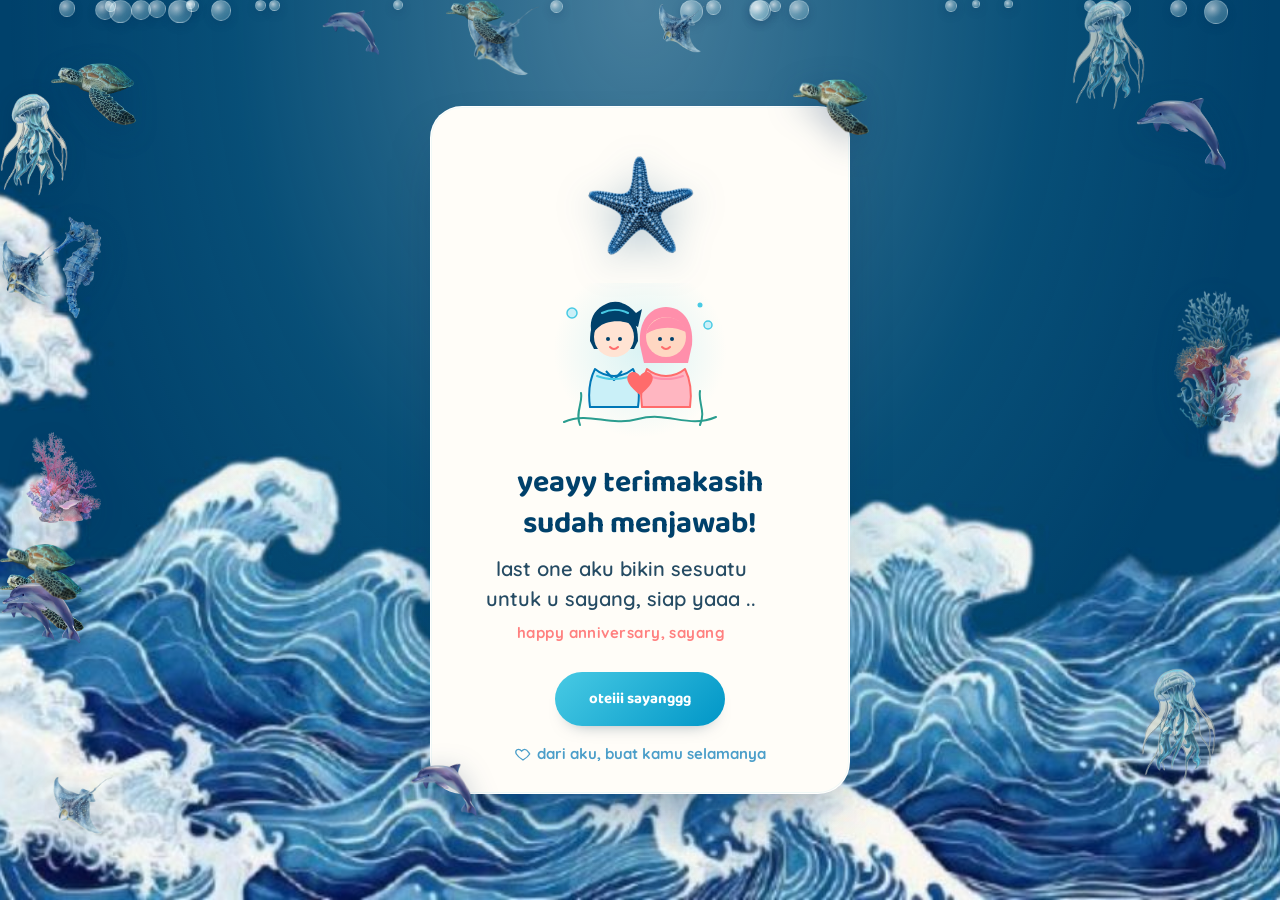
<file: thank-you.html>
<!DOCTYPE html>
<html lang="id">
<head>
<meta charset="UTF-8">
<meta name="viewport" content="width=device-width, initial-scale=1.0">
<title>Yeayy Terimakasih Sudah Menjawab!</title>
<!-- Font dimuat lewat <link> + preconnect, bukan @import di dalam CSS.
     @import membuat browser menunggu berkas CSS selesai diunduh dulu
     baru meminta font, sehingga font menjadi permintaan berurutan dan
     render halaman tertahan. Dengan <link>, font diambil paralel
     bersama aset lain sehingga halaman bisa tampil lebih dulu. -->
<link rel="preconnect" href="https://fonts.googleapis.com">
<link rel="preconnect" href="https://fonts.gstatic.com" crossorigin>
<link rel="stylesheet" href="https://fonts.googleapis.com/css2?family=Baloo+2:wght@600;700;800&family=Quicksand:wght@500;600;700&display=swap">
<style>

  :root{
    --ocean-deep:#00416B;
    --ocean-mid:#0077B6;
    --ocean-light:#0096C7;
    --ocean-bright:#48CAE4;
    --ocean-pale:#CAF0F8;
    --coral:#FF6B6B;
    --seafoam:#2A9D8F;
    --ink:#002D4A;
  }

  *{ box-sizing:border-box; margin:0; padding:0; }

  body{
    min-height:100vh;
    font-family:'Quicksand', sans-serif;
    display:flex;
    align-items:center;
    justify-content:center;
    padding:28px 16px;
    background: url('./assets/images/2.jpg') center / cover no-repeat, linear-gradient(180deg, rgba(0,65,107,.45) 0%, rgba(0,105,148,.45) 50%, rgba(72,202,228,.5) 100%);
    overflow-x:hidden; overflow-y:auto;
    position:relative;
  }

  .ocean-rays{
    position:fixed; inset:0; z-index:0; pointer-events:none;
    background: radial-gradient(ellipse at 50% 0%, rgba(202,240,248,.35) 0%, rgba(72,202,228,.1) 45%, transparent 70%);
  }
  .ocean-bg-layer{ position:fixed; inset:0; z-index:0; pointer-events:none; overflow:hidden; }

  .bubble{
    position:absolute; border-radius:50%;
    background:radial-gradient(circle at 35% 35%, rgba(255,255,255,.6) 0%, rgba(202,240,248,.25) 45%, rgba(72,202,228,.1) 75%, transparent 100%);
    border:1px solid rgba(255,255,255,.35);
    box-shadow: 0 0 10px rgba(255,255,255,.3) inset, 0 3px 10px rgba(0,35,75,.18);
    animation:floatUp linear infinite;
    pointer-events:none;
  }
  @keyframes floatUp{
    0%{ transform:translateY(105vh) translateX(0) scale(0.3); opacity:0; }
    15%{ opacity:.8; }
    50%{ transform:translateY(50vh) translateX(12px) scale(0.9); }
    85%{ opacity:.8; }
    100%{ transform:translateY(-15vh) translateX(-10px) scale(1.1); opacity:0; }
  }

.fauna-fish{ position:absolute; pointer-events:none; z-index:1; animation:swimAcross linear infinite; filter:drop-shadow(0 4px 10px rgba(0,30,70,.22)); }
  @keyframes swimAcross{
    0%{ transform:translateX(-140px) translateY(0); }
    49.9%{ transform:translateX(calc(100vw + 140px)) translateY(-25px); }
    50%{ transform:translateX(calc(100vw + 140px)) translateY(-25px) scaleX(-1); }
    99.9%{ transform:translateX(-140px) translateY(10px) scaleX(-1); }
    100%{ transform:translateX(-140px) translateY(0); }
  }

  .jelly{ position:absolute; pointer-events:none; z-index:1; opacity:.75; animation:jellyRise linear infinite; }
  @keyframes jellyRise{
    0%{ transform:translateY(110vh) scale(0.85); opacity:0; }
    20%{ opacity:.85; }
    50%{ transform:translateY(50vh) scale(1.05); }
    80%{ opacity:.85; }
    100%{ transform:translateY(-20vh) scale(0.95); opacity:0; }
  }
  .jelly img{ animation:jellyPulse 2.5s ease-in-out infinite; }
  @keyframes jellyPulse{ 0%,100%{ transform:scaleY(1); } 50%{ transform:scaleY(0.8) scaleX(1.1); } }

  .ocean-animals{ position:absolute; top:12px; left:50%; transform:translateX(-50%); display:flex; gap:18px; opacity:.55; z-index:5; pointer-events:none; animation:floatHoriz 20s ease-in-out infinite; }
  @keyframes floatHoriz{ 0%,100%{ transform:translateX(-50%) translateY(0); } 50%{ transform:translateX(-50%) translateY(-8px); } }
  .ocean-animals img{ width:28px; height:28px; }

  .deco-img{
    position:fixed; z-index:2; pointer-events:none;
    filter:drop-shadow(0 8px 16px rgba(0,40,90,.28));
  }
  .deco-img.img1{ width:85px; top:7%; left:4%; animation:decoFloat1 8s ease-in-out infinite; opacity:.8; }
  .deco-img.img2{ width:95px; top:9%; right:4%; animation:decoFloat2 9.5s ease-in-out infinite; opacity:.8; }
  .deco-img.img4{ width:75px; bottom:13%; right:5%; animation:decoFloat1 8.5s ease-in-out infinite reverse; animation-delay:-3s; opacity:.85; }
  .deco-img.img5{ width:75px; top:48%; left:2%; animation:decoFloat1 11s ease-in-out infinite; opacity:.7; }
  .deco-img.img6{ width:80px; top:32%; right:2%; animation:decoFloat2 10s ease-in-out infinite; opacity:.7; }
  .deco-img.img7{ width:52px; top:24%; left:4%; animation:decoSpin 18s linear infinite; opacity:.65; }
  .deco-img.img8{ width:65px; bottom:7%; left:4%; animation:decoFloat2 10.5s ease-in-out infinite reverse; opacity:.75; }
  @keyframes decoFloat1{ 0%,100%{ transform:translateY(0) rotate(0deg); } 50%{ transform:translateY(-18px) rotate(5deg); } }
  @keyframes decoFloat2{ 0%,100%{ transform:translateY(0) rotate(0deg); } 50%{ transform:translateY(-20px) rotate(-5deg); } }
  @keyframes decoSpin{ 0%{ transform:rotate(0deg); } 100%{ transform:rotate(360deg); } }

  /* ===== Thank you card ===== */
  .thank-card{
    position:relative; z-index:10; width:100%; max-width:420px;
    background:#fffdf8;
    border:1px solid rgba(255,255,255,.92);
    border-radius:32px; padding:38px 30px 30px;
    box-shadow:0 28px 56px -24px rgba(0,35,75,.5), 0 0 0 1px rgba(72,202,228,.08) inset;
    text-align:center;
  }

  .thank-card .card-peeker{
    position:absolute; top:-38px; right:-20px; width:76px; height:76px;
    pointer-events:none; z-index:15;
    filter:drop-shadow(0 10px 16px rgba(0,40,90,.3));
    animation:peekBob 4s ease-in-out infinite;
  }
  .thank-card .card-peeker img{ width:100%; height:100%; object-fit:contain; }
  @keyframes peekBob{ 0%,100%{ transform:translateY(0) rotate(8deg); } 50%{ transform:translateY(-8px) rotate(14deg); } }

  .thank-card .card-corner-dec{
    position:absolute; bottom:-28px; left:-22px; width:70px; height:70px;
    pointer-events:none; z-index:15;
    filter:drop-shadow(0 8px 14px rgba(0,40,90,.3));
    animation:cornerBob 4.5s ease-in-out infinite;
  }
  .thank-card .card-corner-dec img{ width:100%; height:100%; object-fit:contain; }
  @keyframes cornerBob{ 0%,100%{ transform:translateY(0) rotate(-10deg); } 50%{ transform:translateY(-6px) rotate(-16deg); } }

  .mascot{
    width:120px; height:120px; object-fit:contain; margin:0 auto 14px;
    display:block; filter:drop-shadow(0 10px 18px rgba(0,70,120,.25));
    animation:bob 2.6s ease-in-out infinite;
  }
  @keyframes bob{ 0%,100%{ transform:translateY(0) rotate(0); } 50%{ transform:translateY(-8px) rotate(-2deg); } }

  .scene{
    position:relative; width:180px; height:170px; margin:0 auto 6px;
  }
  .scene::before{
    content:''; position:absolute; inset:4px;
    background:radial-gradient(circle at 50% 42%, rgba(72,202,228,.2), rgba(255,255,255,0) 68%);
  }
  .scene .couple{
    position:relative; z-index:1;
    width:180px; height:170px;
  }

  h1{
    margin:14px 0 10px;
    font-family:'Baloo 2', sans-serif;
    font-weight:700; font-size:30px; line-height:1.35;
    color:var(--ocean-deep);
  }

  .subtitle{
    margin:0 0 26px; font-size:20px; font-weight:600;
    color:var(--ink); opacity:.85; max-width:320px; line-height:1.5;
  }
  .anniversary-line{
    display:inline-block; margin-top:8px;
    color:var(--coral); font-size:15px; font-weight:800; letter-spacing:.03em;
  }

  .tap-btn{
    padding:15px 34px; border:none; border-radius:999px;
    background:linear-gradient(135deg, var(--ocean-bright) 0%, var(--ocean-light) 100%);
    color:#fff; font-family:'Baloo 2', sans-serif;
    font-weight:700; font-size:15px; cursor:pointer;
    box-shadow:0 10px 18px -14px rgba(0,45,74,.55);
    animation:pulse 1.8s ease-in-out infinite;
    transition:transform .15s;
  }
  .tap-btn:hover{ filter:brightness(1.08); }
  .tap-btn:active{ transform:scale(.95); }
  .tap-btn:focus-visible{ outline:3px solid rgba(255,107,107,.65); outline-offset:3px; }
  @keyframes pulse{ 0%,100%{ transform:scale(1); } 50%{ transform:scale(1.05); } }

  .sign-off{
    margin-top:18px; font-size:15px; font-weight:700;
    color:var(--ocean-mid); opacity:.7;
    display:flex; align-items:center; justify-content:center; gap:6px;
  }
  .sign-off svg{ width:16px; height:16px; }

  @media (prefers-reduced-motion: reduce){
    .mascot,.tap-btn,.bubble,.fauna-fish,.jelly,.ocean-animals,.deco-img,.thank-card .card-peeker,.thank-card .card-corner-dec{ animation:none!important; }
  }
  @media (max-width:420px){
    .thank-card{ padding:28px 20px 24px; }
    h1{ font-size:20px; }
    .thank-card .card-peeker{ width:60px; height:60px; top:-30px; right:-15px; }
    .thank-card .card-corner-dec{ width:55px; height:55px; bottom:-22px; left:-18px; }
  }
</style>
</head>
<body>

<div class="ocean-rays"></div>
<div class="ocean-bg-layer" id="oceanBg"></div>

<div class="ocean-animals" id="oceanAnimals"></div>

<img class="deco-img img1" src="./assets/images/5.png" alt="" />
<img class="deco-img img2" src="./assets/images/4.png" alt="" />
<img class="deco-img img4" src="./assets/images/6.png" alt="" />
<img class="deco-img img5" src="./assets/images/9.png" alt="" />
<img class="deco-img img6" src="./assets/images/8.png" alt="" />
<img class="deco-img img7" src="./assets/images/7.png" alt="" />
<img class="deco-img img8" src="./assets/images/3.png" alt="" />

<div class="thank-card">
  <div class="card-peeker"><img src="./assets/images/5.png" alt="" /></div>
  <div class="card-corner-dec"><img src="./assets/images/4.png" alt="" /></div>

  <img class="mascot" src="./assets/images/1.png" alt="mascot" />

  <div class="scene">
    <svg class="couple" viewBox="0 0 180 170" fill="none" role="img" aria-label="Ilustrasi pasangan di bawah laut">
      <path d="M14 143 C40 132 58 148 88 140 C118 132 138 150 166 138" stroke="#2A9D8F" stroke-width="2" stroke-linecap="round"/>
      <path d="M30 146 C25 133 33 124 31 114 M150 146 C156 132 148 124 150 112" stroke="#2A9D8F" stroke-width="2" stroke-linecap="round"/>
      <path d="M40 62 C40 40 50 28 64 28 C78 28 88 40 88 62 L84 70 H44 Z" fill="#00416B"/>
      <circle cx="64" cy="58" r="20" fill="#FFE3D3"/>
      <path d="M42 55 C38 42 44 30 56 25 C66 20 78 24 86 34 L92 30 L88 48 C78 42 66 41 56 44 C50 46 46 50 42 55 Z" fill="#00416B"/>
      <path d="M52 34 C60 30 70 30 78 34" stroke="#48CAE4" stroke-width="2" stroke-linecap="round"/>
      <circle cx="58" cy="60" r="2" fill="#00416B"/>
      <circle cx="70" cy="60" r="2" fill="#00416B"/>
      <path d="M60 68 Q64 72 68 68" stroke="#FF6B6B" stroke-width="2" stroke-linecap="round"/>
      <path d="M45 90 C40 100 38 114 40 128 H88 C90 114 88 100 83 90 C77 95 71 97 64 97 C57 97 51 95 45 90 Z" fill="#CAF0F8" stroke="#0077B6" stroke-width="2" stroke-linejoin="round"/>
      <path d="M56 92 L64 101 L72 92" stroke="#0077B6" stroke-width="2" stroke-linejoin="round"/>
      <path d="M47 97 C57 101 71 101 81 97" stroke="#48CAE4" stroke-width="2" stroke-linecap="round"/>
      <path d="M90 66 C88 42 100 28 116 28 C132 28 144 42 142 66 L138 84 H94 Z" fill="#FF8FAB"/>
      <circle cx="116" cy="58" r="20" fill="#FFD7C2"/>
      <path d="M96 55 C100 35 130 31 136 53 C124 47 108 47 96 55 Z" fill="#FF8FAB"/>
      <circle cx="110" cy="60" r="2" fill="#00416B"/>
      <circle cx="122" cy="60" r="2" fill="#00416B"/>
      <path d="M112 68 Q116 72 120 68" stroke="#FF6B6B" stroke-width="2" stroke-linecap="round"/>
      <path d="M97 90 C92 100 90 114 92 128 H140 C142 114 140 100 135 90 C129 95 123 97 116 97 C109 97 103 95 97 90 Z" fill="#FFB6C1" stroke="#FF6B6B" stroke-width="2" stroke-linejoin="round"/>
      <path d="M99 97 C109 101 123 101 133 97" stroke="#FF8FAB" stroke-width="2" stroke-linecap="round"/>
      <path d="M90 116 C80 108 74 100 79 95 C83 91 88 94 90 97 C92 94 97 91 101 95 C106 100 100 108 90 116 Z" fill="#FF6B6B"/>
      <circle cx="22" cy="34" r="5" fill="#CAF0F8" stroke="#48CAE4" stroke-width="1.5"/>
      <circle cx="158" cy="46" r="4" fill="#CAF0F8" stroke="#48CAE4" stroke-width="1.5"/>
      <circle cx="150" cy="26" r="2.5" fill="#48CAE4"/>
    </svg>
  </div>

  <h1>yeayy terimakasih<br>sudah menjawab!</h1>
  <p class="subtitle">last one aku bikin sesuatu<br>untuk u sayang, siap yaaa ..<br><span class="anniversary-line">happy anniversary, sayang</span></p>

  <button class="tap-btn" id="tapBtn" type="button">oteiii sayanggg</button>

  <div class="sign-off">
    <svg viewBox="0 0 24 24" fill="none" stroke="currentColor" stroke-width="2"><path d="M12 21s-7.5-4.6-10-9C.2 8.8 1.6 5 5.3 5c2 0 3.4 1 4.7 2.7C11.3 6 12.7 5 14.7 5 18.4 5 19.8 8.8 22 12c-2.5 4.4-10 9-10 9z"/></svg>
    <span>dari aku, buat kamu selamanya</span>
  </div>
</div>

<script>
const oceanBg = document.getElementById('oceanBg');
const oceanAnimals = document.getElementById('oceanAnimals');

const faunaImgs = ['./assets/images/4.png','./assets/images/5.png','./assets/images/3.png','./assets/images/6.png'];

/* ===== Bubbles ===== */
for(let i = 0; i < 28; i++){
  const b = document.createElement('div');
  b.className = 'bubble';
  const size = Math.random() * 18 + 6;
  b.style.width = size + 'px'; b.style.height = size + 'px';
  b.style.left = Math.random() * 100 + '%';
  b.style.animationDuration = (Math.random() * 10 + 8) + 's';
  b.style.animationDelay = (Math.random() * 12) + 's';
  oceanBg.appendChild(b);
}

/* ===== Swimming Fish ===== */
for(let i = 0; i < 7; i++){
  const f = document.createElement('img');
  f.className = 'fauna-fish';
  f.src = faunaImgs[i % faunaImgs.length];
  f.alt = '';
  f.style.top = (Math.random() * 65 + 8) + '%';
  f.style.animationDuration = (Math.random() * 18 + 14) + 's';
  f.style.animationDelay = (Math.random() * 12) + 's';
  const w = Math.random() * 40 + 50;
  f.style.width = w + 'px';
  oceanBg.appendChild(f);
}

/* ===== Jellyfish ===== */
for(let i = 0; i < 5; i++){
  const j = document.createElement('img');
  j.className = 'jelly';
  j.src = faunaImgs[(i + 2) % faunaImgs.length];
  j.alt = '';
  j.style.left = (Math.random() * 90 + 5) + '%';
  j.style.animationDuration = (Math.random() * 14 + 18) + 's';
  j.style.animationDelay = (Math.random() * 10) + 's';
  const w = Math.random() * 30 + 50;
  j.style.width = w + 'px';
  oceanBg.appendChild(j);
}

/* ===== Top ocean animals ===== */
const oceanDeco = [
  '<svg viewBox="0 0 40 40"><circle cx="20" cy="22" r="14" fill="#B8E4F7" stroke="#0077B6" stroke-width="1.5"/><circle cx="13" cy="19" r="4" fill="#0077B6"/><circle cx="27" cy="19" r="4" fill="#0077B6"/><circle cx="11" cy="17" r="1.5" fill="#fff"/><circle cx="25" cy="17" r="1.5" fill="#fff"/><path d="M16 26 Q20 30 24 26" stroke="#0077B6" stroke-width="1.5" fill="none"/></svg>',
  '<svg viewBox="0 0 40 40"><ellipse cx="20" cy="22" rx="16" ry="12" fill="#FFB6C1" opacity=".8"/><path d="M36 22 L44 12 L44 32 Z" fill="#FFB6C1" opacity=".8"/><circle cx="12" cy="18" r="3" fill="#E87A8A"/><circle cx="28" cy="18" r="3" fill="#E87A8A"/></svg>',
  '<svg viewBox="0 0 40 40"><ellipse cx="20" cy="18" rx="14" ry="10" fill="#B8E4F7" stroke="#0077B6" stroke-width="1"/><path d="M6 18 L2 10 L2 26 Z" fill="#B8E4F7" stroke="#0077B6" stroke-width="1"/><circle cx="13" cy="16" r="2.5" fill="#0077B6"/><circle cx="27" cy="16" r="2.5" fill="#0077B6"/></svg>',
  '<svg viewBox="0 0 40 40"><path d="M8 35 Q20 15 32 35 Z" fill="#2A9D8F" opacity=".7"/><circle cx="16" cy="33" r="2" fill="#1A6B5F"/><circle cx="24" cy="33" r="2" fill="#1A6B5F"/></svg>'
];
oceanDeco.forEach((svg, i) => {
  const span = document.createElement('span');
  span.innerHTML = svg;
  span.style.animationDelay = (i * 0.5) + 's';
  span.style.opacity = (Math.random() * 0.3 + 0.4) + '';
  oceanAnimals.appendChild(span);
});

/* ===== Tap button ===== */
document.getElementById('tapBtn').addEventListener('click', () => {
  window.location.href = 'anniversary.html';
});
</script>

</body>
</html>
</file>
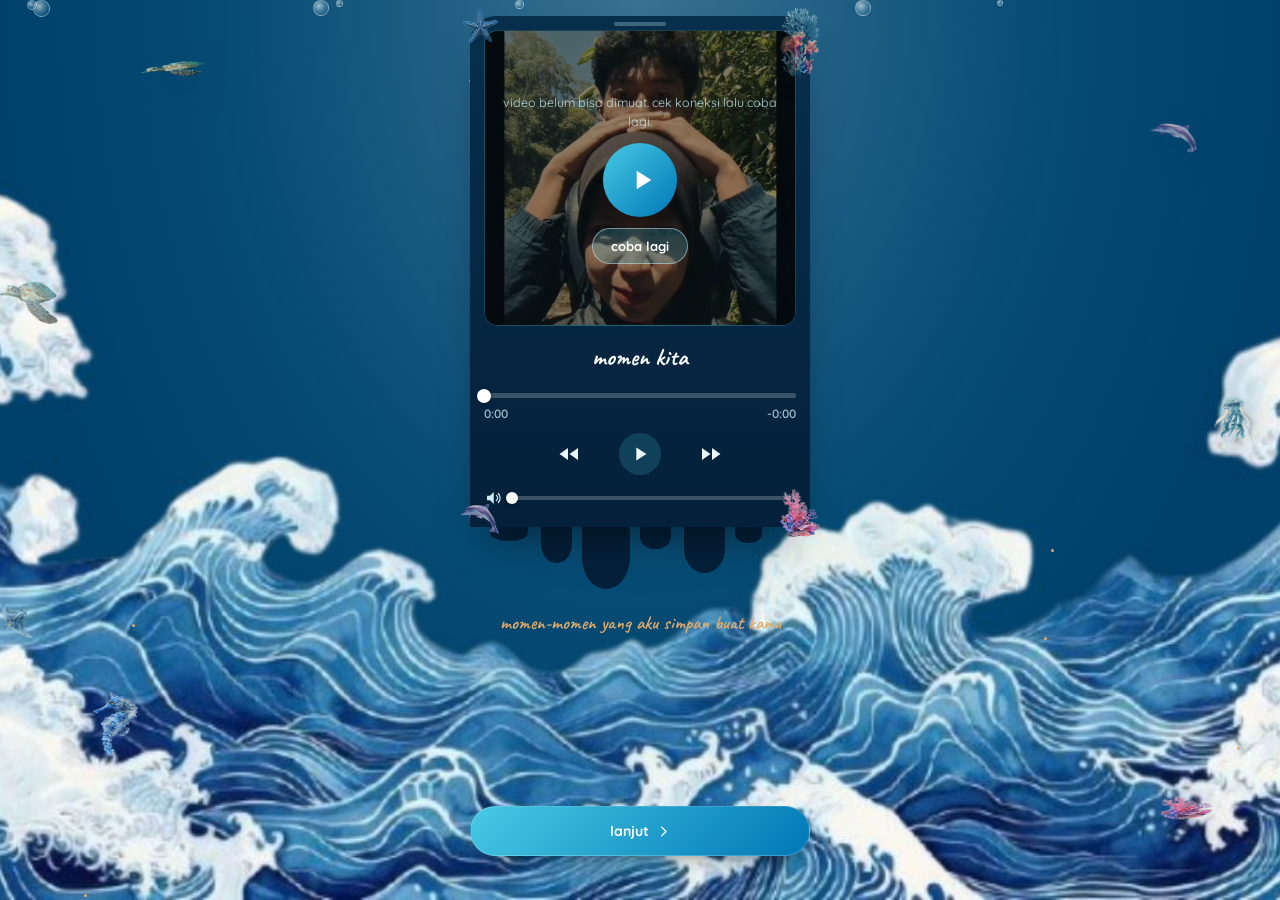
<file: video.html>
<!DOCTYPE html>
<html lang="id">
<head>
<meta charset="UTF-8">
<meta name="viewport" content="width=device-width, initial-scale=1.0">
<title>Momen Kita — Video</title>
<style>
  @import url('https://fonts.googleapis.com/css2?family=Baloo+2:wght@600;700;800&family=Caveat:wght@600;700&family=Quicksand:wght@500;600;700&display=swap');

  :root{
    --ocean-deep:#00416B;
    --ocean-mid:#0077B6;
    --ocean-bright:#48CAE4;
    --ocean-pale:#CAF0F8;
    --coral:#FF6B6B;
    --seafoam:#2A9D8F;
    --gold:#E3AB6B;
    --ink:#002D4A;
    --ink-soft:#3C6478;
    --device:#072F4C;
    --device-deep:#04203A;
  }

  *{ box-sizing:border-box; }
  html,body{ margin:0; padding:0; }

  /* flex-direction WAJIB column: tanpa itu anak-anak flex akan tersusun
     berdampingan sehingga .stage terperas (ditemukan lewat pengukuran geometri). */
  body{
    min-height:100vh; position:relative; overflow-x:hidden;
    display:flex; flex-direction:column; align-items:center; justify-content:flex-start;
    padding:16px 16px 44px;
    font-family:'Quicksand', sans-serif; color:#fff;
    background:
      url('./assets/images/2.jpg') center / cover no-repeat,
      linear-gradient(180deg, rgba(0,65,107,.6) 0%, rgba(0,119,182,.5) 52%, rgba(72,202,228,.42) 100%);
  }

  .ocean-rays{
    position:fixed; inset:0; z-index:0; pointer-events:none;
    background:radial-gradient(ellipse at 50% 0%, rgba(202,240,248,.28) 0%, rgba(72,202,228,.08) 46%, transparent 72%);
  }
  .field{ position:fixed; inset:0; z-index:0; overflow:hidden; pointer-events:none; }

  .bubble{
    position:absolute; border-radius:50%;
    background:radial-gradient(circle at 35% 35%, rgba(255,255,255,.6) 0%, rgba(202,240,248,.25) 45%, rgba(72,202,228,.1) 75%, transparent 100%);
    border:1px solid rgba(255,255,255,.35);
    animation:floatUp linear infinite;
  }
  @keyframes floatUp{
    0%{ transform:translateY(105vh) scale(.3); opacity:0; }
    15%{ opacity:.75; }
    50%{ transform:translateY(50vh) translateX(10px) scale(.9); }
    85%{ opacity:.75; }
    100%{ transform:translateY(-15vh) translateX(-8px) scale(1.1); opacity:0; }
  }

  .drifter{
    position:absolute; object-fit:contain; opacity:.6;
    animation:drift linear infinite;
  }
  @keyframes drift{
    0%{ transform:translate3d(-16vw,0,0); }
    50%{ transform:translate3d(104vw,-20px,0); }
    100%{ transform:translate3d(-16vw,14px,0); }
  }

  .spark{
    position:absolute; width:3px; height:3px; border-radius:50%;
    background:var(--gold); animation:twinkle ease-in-out infinite;
  }
  @keyframes twinkle{ 0%,100%{ opacity:.15; } 50%{ opacity:.85; } }

  .deco{
    position:fixed; z-index:1; pointer-events:none;
    filter:drop-shadow(0 10px 18px rgba(0,30,70,.35));
  }
  .deco img{ display:block; width:100%; height:auto; }

  /* Hemat sumber daya saat video diputar: matikan semua dekorasi
     yang sebelumnya bikin lag di HP. */
  body.is-playing .field,
  body.is-playing .ocean-rays{ display:none; }
  body.is-playing .deco,
  body.is-playing .drip{ animation-play-state:paused; }
  body.is-playing .deco{ filter:none; }

  .deco.d1{ width:66px; top:7%;  left:5%;  transform:rotate(-9deg); animation:bobA 7s ease-in-out infinite; }
  .deco.d2{ width:54px; top:13%; right:6%; transform:rotate(8deg);  animation:bobB 8.5s ease-in-out infinite; }
  .deco.d3{ width:48px; bottom:16%; left:4%; transform:rotate(6deg); animation:bobB 9.5s ease-in-out infinite reverse; }
  .deco.d4{ width:58px; bottom:9%; right:5%; transform:rotate(-7deg); animation:bobA 8s ease-in-out infinite reverse; }
  .deco.d5{ width:40px; top:44%; right:2%; transform:rotate(5deg);  animation:bobA 10s ease-in-out infinite; }
  .corner{ position:absolute; width:40px; pointer-events:none; z-index:2; }
  .corner.tl{ top:-10px; left:-10px; }
  .corner.tr{ top:-10px; right:-10px; }
  .corner.bl{ bottom:-10px; left:-10px; }
  .corner.br{ bottom:-10px; right:-10px; }
  @keyframes bobA{ 0%,100%{ transform:translateY(0) rotate(-9deg); } 50%{ transform:translateY(-14px) rotate(2deg); } }
  @keyframes bobB{ 0%,100%{ transform:translateY(0) rotate(8deg); } 50%{ transform:translateY(-12px) rotate(-3deg); } }

  /* align-items:flex-start + margin:auto centering supaya konten panjang
     tidak pernah terjepit/terpotong di layar pendek. */
  .stage{ position:relative; z-index:2; width:100%; max-width:340px; margin:0 auto; }

  .device{
    position:relative;
    background:linear-gradient(180deg, var(--device) 0%, var(--device-deep) 100%);
    border-radius:26px 26px 0 0;
    padding:14px 14px 20px;
    box-shadow:0 26px 46px -20px rgba(0,0,0,.55);
  }
  .device::before{
    content:''; position:absolute; top:6px; left:50%; transform:translateX(-50%);
    width:52px; height:4px; border-radius:99px; background:rgba(202,240,248,.28);
  }

  .screen{
    position:relative; width:100%; aspect-ratio:1/0.95;
    background:
      radial-gradient(ellipse at 50% 20%, rgba(72,202,228,.22), transparent 62%),
      linear-gradient(180deg, #062338 0%, #030F1C 100%);
    border:1px solid rgba(72,202,228,.28);
    border-radius:14px; overflow:hidden; margin-bottom:16px;
  }
  .screen video{
    width:100%; height:100%; object-fit:cover; display:block;
    background:transparent;
  }

  /* Overlay status di atas video: putar / memuat / buffering / error */
  .veil{
    position:absolute; inset:0; z-index:2;
    display:flex; flex-direction:column; align-items:center; justify-content:center;
    gap:11px; padding:18px; text-align:center;
    background:rgba(3,15,28,.42);
  }
  .veil[hidden]{ display:none; }

  .play-fab{
    display:flex; align-items:center; justify-content:center;
    width:74px; height:74px; padding:0; cursor:pointer;
    border:none; border-radius:50%; color:#fff;
    background:linear-gradient(135deg, var(--ocean-bright) 0%, var(--ocean-mid) 100%);
    box-shadow:0 14px 30px -10px rgba(0,0,0,.6);
    transition:transform .18s ease, filter .18s ease;
  }
  .play-fab:hover{ transform:scale(1.07); filter:brightness(1.1); }
  .play-fab:active{ transform:scale(.95); }
  .play-fab:focus-visible{ outline:3px solid rgba(255,201,143,.95); outline-offset:3px; }
  .play-fab svg{ width:32px; height:32px; margin-left:4px; }

  .veil-msg{ margin:0; font-size:12.5px; line-height:1.55; color:rgba(202,240,248,.85); }
  .veil-msg b{ color:var(--ocean-bright); }

  .spinner{
    width:34px; height:34px; border-radius:50%;
    border:3px solid rgba(202,240,248,.28); border-top-color:var(--ocean-bright);
    animation:spin .8s linear infinite;
  }
  @keyframes spin{ to{ transform:rotate(360deg); } }

  .retry-btn{
    padding:9px 18px; cursor:pointer; border-radius:999px;
    border:1.5px solid rgba(202,240,248,.5);
    background:rgba(72,202,228,.22); color:#fff;
    font-family:'Quicksand', sans-serif; font-size:13px; font-weight:700;
    transition:background .18s ease;
  }
  .retry-btn:hover{ background:rgba(72,202,228,.38); }

  /* Spinner kecil di tengah saat buffering di tengah playback */
  .buffering{
    position:absolute; inset:0; z-index:3; pointer-events:none;
    display:none; align-items:center; justify-content:center;
    background:rgba(3,15,28,.28);
  }
  .buffering.on{ display:flex; }

  .title{
    margin:0 0 12px; min-height:1.4em;
    font-family:'Caveat', cursive; font-weight:700; font-size:24px; line-height:1.3;
    color:#fff; text-align:center; outline:none;
    border-radius:6px; transition:background .2s ease;
  }
  .title:hover,
  .title:focus{ background:rgba(72,202,228,.14); }

  .progress-track{
    position:relative; width:100%; height:16px;
    display:flex; align-items:center; cursor:pointer; touch-action:none;
  }
  .progress-track::before{
    content:''; position:absolute; left:0; right:0; top:50%;
    height:5px; margin-top:-2.5px; border-radius:99px;
    background:rgba(255,255,255,.22);
  }
  .progress-fill{
    position:absolute; left:0; top:50%; height:5px; margin-top:-2.5px; width:0%;
    background:var(--ocean-pale); border-radius:99px;
  }
  .progress-thumb{
    position:absolute; top:50%; left:0%; width:14px; height:14px; border-radius:50%;
    background:#fff; transform:translate(-50%, -50%);
    box-shadow:0 1px 4px rgba(0,0,0,.45);
  }

  .time-row{
    display:flex; justify-content:space-between;
    font-size:12px; font-weight:600; color:rgba(202,240,248,.75); margin:2px 0 12px;
  }

  .controls-row{
    display:flex; align-items:center; justify-content:center; gap:32px; margin-bottom:14px;
  }
  .ctrl-btn{
    display:flex; align-items:center; justify-content:center;
    background:none; border:none; padding:6px; cursor:pointer; color:#EAF6FA;
    border-radius:50%; transition:background .2s ease, transform .15s ease;
  }
  .ctrl-btn svg{ width:24px; height:24px; display:block; }
  .ctrl-btn.play{ background:rgba(72,202,228,.18); padding:10px; }
  .ctrl-btn.play svg{ width:22px; height:22px; }
  .ctrl-btn:hover{ background:rgba(72,202,228,.28); }
  .ctrl-btn:active{ transform:scale(.92); }
  .ctrl-btn:disabled{ opacity:.32; cursor:not-allowed; }

  .volume-row{ display:flex; align-items:center; gap:10px; }
  .vol-icon{
    width:18px; height:18px; color:#CFEAF4; flex-shrink:0;
    cursor:pointer; background:none; border:none; padding:0;
  }
  .volume-track{
    position:relative; flex:1; height:16px; display:flex; align-items:center;
    cursor:pointer; touch-action:none;
  }
  .volume-track::before{
    content:''; position:absolute; left:0; right:0; top:50%;
    height:4px; margin-top:-2px; border-radius:99px;
    background:rgba(255,255,255,.22);
  }
  .volume-fill{
    position:absolute; left:0; top:50%; height:4px; margin-top:-2px; width:100%;
    background:#CFEAF4; border-radius:99px;
  }
  .volume-thumb{
    position:absolute; top:50%; left:100%; width:12px; height:12px; border-radius:50%;
    background:#fff; transform:translate(-50%, -50%);
    box-shadow:0 1px 3px rgba(0,0,0,.4);
  }

  .drips{ display:flex; align-items:flex-start; width:100%; margin-top:-2px; }
  .drip{
    background:var(--device-deep); flex-shrink:0; transform-origin:top center;
    animation:melting 6s ease-in-out infinite;
  }
  .d1{ width:11%; height:16px; border-radius:0 0 50% 50%; margin-left:6%; animation-delay:-.4s; }
  .d2{ width:9%;  height:38px; border-radius:0 0 50% 50%; margin-left:4%; animation-delay:-2.1s; }
  .d3{ width:14%; height:64px; border-radius:0 0 50% 50%; margin-left:3%; animation-delay:-3.6s; }
  .d4{ width:9%;  height:24px; border-radius:0 0 50% 50%; margin-left:3%; animation-delay:-1.2s; }
  .d5{ width:12%; height:48px; border-radius:0 0 50% 50%; margin-left:4%; animation-delay:-4.8s; }
  .d6{ width:8%;  height:18px; border-radius:0 0 50% 50%; margin-left:3%; animation-delay:-5.5s; }
  @keyframes melting{ 0%,100%{ transform:scaleY(1); } 50%{ transform:scaleY(1.12); } }

  .caption{
    margin:22px 0 0; text-align:center;
    font-family:'Caveat', cursive; font-size:19px; font-weight:600; color:var(--gold);
  }

  /* Tombol "lanjut" untuk pindah ke halaman penutup. Taruh sebagai anak
     langsung <body> dengan margin-top:auto supaya nempel di tengah bawah
     halaman. Di layar pendek yang tidak ada ruang sisa, auto ini jadi nol
     dan tombol tetap mengalir normal, jadi tidak pernah terpotong. */
  .next-bottom{
    position:relative; z-index:3;
    display:flex; align-items:center; justify-content:center;
    width:100%; max-width:340px;
    margin:auto 0 0; padding-top:20px;
  }
  .next-bottom a{
    display:flex; align-items:center; justify-content:center; gap:7px;
    width:100%; padding:15px 28px; border-radius:999px; text-decoration:none;
    font-family:'Quicksand', sans-serif; font-size:14px; font-weight:700;
    white-space:nowrap;
    background:linear-gradient(135deg, var(--ocean-bright) 0%, var(--ocean-mid) 100%);
    color:#fff; border:1px solid rgba(202,240,248,.22);
    box-shadow:0 10px 20px -12px rgba(0,0,0,.6);
    transition:filter .18s ease, transform .15s ease;
  }
  .next-bottom a:hover{ filter:brightness(1.1); transform:translateY(-2px); }
  .next-bottom a:active{ transform:translateY(0); }
  .next-bottom a:focus-visible{ outline:3px solid rgba(255,201,143,.9); outline-offset:3px; }
  .next-bottom svg{ width:15px; height:15px; flex-shrink:0; }

  .ctrl-btn:focus-visible,
  .vol-icon:focus-within,
  .title:focus-visible{
    outline:3px solid rgba(255,201,143,.9); outline-offset:3px;
  }

  @media (max-width:380px){
    .stage{ max-width:300px; }
    .next-bottom{ max-width:300px; }
    .deco.d1,.deco.d4{ width:48px; }
    .deco.d2,.deco.d3{ width:40px; }
    .deco.d5{ display:none; }
  }

  @media (prefers-reduced-motion: reduce){
    .bubble,.drifter,.spark,.deco,.drip{ animation:none!important; }
    .ctrl-btn,.title,.next-bottom a{ transition:none!important; }
  }
</style>
</head>
<body>
<div class="ocean-rays"></div>
<div class="field" id="field"></div>

<img class="deco d1" src="./assets/images/5.png" alt="">
<img class="deco d2" src="./assets/images/4.png" alt="">
<img class="deco d3" src="./assets/images/7.png" alt="">
<img class="deco d4" src="./assets/images/9.png" alt="">
<img class="deco d5" src="./assets/images/6.png" alt="">

<main class="stage">
  <div class="device">
    <img class="corner tl" src="./assets/images/1.png" alt="">
    <img class="corner tr" src="./assets/images/8.png" alt="">
    <img class="corner bl" src="./assets/images/4.png" alt="">
    <img class="corner br" src="./assets/images/9.png" alt="">
    <div class="screen" id="screen">
      <video id="video" poster="./assets/videos/whatsapp-2026-09-27.jpg" preload="auto"
             autoplay playsinline webkit-playsinline disablepictureinpicture
             src="./assets/videos/WhatsApp%20Video%202026-09-27%20at%2021.04.00.mp4"></video>

      <div class="buffering" id="buffering"><div class="spinner"></div></div>

      <div class="veil" id="veil">
        <div class="spinner" id="veilSpinner"></div>
        <p class="veil-msg" id="veilMsg" hidden></p>
        <button class="play-fab" id="playFab" hidden aria-label="Putar video">
          <svg viewBox="0 0 24 24" fill="currentColor"><path d="M8 5v14l11-7z"/></svg>
        </button>
        <button class="retry-btn" id="retryBtn" hidden>coba lagi</button>
      </div>
    </div>

    <p class="title" id="titleText" contenteditable="true" spellcheck="false">momen kita</p>

    <div class="progress-track" id="progressTrack" role="slider" aria-label="Posisi video" aria-valuemin="0" aria-valuemax="100" aria-valuenow="0" tabindex="0">
      <div class="progress-fill" id="progressFill"></div>
      <div class="progress-thumb" id="progressThumb"></div>
    </div>
    <div class="time-row">
      <span id="currentTimeLabel">0:00</span>
      <span id="remainingTimeLabel">-0:00</span>
    </div>

    <div class="controls-row">
      <button class="ctrl-btn" id="rewindBtn" aria-label="Mundur 10 detik">
        <svg viewBox="0 0 24 24" fill="currentColor"><path d="M11 18V6l-8.5 6 8.5 6zm10 0V6l-8.5 6 8.5 6z"/></svg>
      </button>
      <button class="ctrl-btn play" id="playPauseBtn" aria-label="Play atau pause">
        <svg id="playIcon" viewBox="0 0 24 24" fill="currentColor"><path d="M8 5v14l11-7z"/></svg>
        <svg id="pauseIcon" viewBox="0 0 24 24" fill="currentColor" style="display:none"><rect x="6" y="5" width="4" height="14" rx="1"/><rect x="14" y="5" width="4" height="14" rx="1"/></svg>
      </button>
      <button class="ctrl-btn" id="forwardBtn" aria-label="Maju 10 detik">
        <svg viewBox="0 0 24 24" fill="currentColor"><path d="M13 6v12l8.5-6L13 6zM3 6v12l8.5-6L3 6z"/></svg>
      </button>
    </div>

    <div class="volume-row">
      <button class="vol-icon" id="muteBtn" aria-label="Bisukan atau hidupkan suara" aria-pressed="false">
        <svg id="speakerIcon" viewBox="0 0 24 24" fill="currentColor"><path d="M4 9v6h4l5 5V4L8 9H4z"/><path d="M16.5 8.5a5 5 0 0 1 0 7" stroke="currentColor" stroke-width="1.6" fill="none" stroke-linecap="round"/><path d="M19 6a8.5 8.5 0 0 1 0 12" stroke="currentColor" stroke-width="1.6" fill="none" stroke-linecap="round"/></svg>
      </button>
      <div class="volume-track" id="volumeTrack" role="slider" aria-label="Volume" aria-valuemin="0" aria-valuemax="100" aria-valuenow="100" tabindex="0">
        <div class="volume-fill" id="volumeFill"></div>
        <div class="volume-thumb" id="volumeThumb"></div>
      </div>
    </div>
  </div>

  <div class="drips" aria-hidden="true">
    <div class="drip d1"></div>
    <div class="drip d2"></div>
    <div class="drip d3"></div>
    <div class="drip d4"></div>
    <div class="drip d5"></div>
    <div class="drip d6"></div>
  </div>


  <p class="caption">momen-momen yang aku simpan buat kamu</p>
</main>

<nav class="next-bottom" aria-label="Navigasi halaman">
  <a href="closing.html">lanjut<svg viewBox="0 0 24 24" fill="none" stroke="currentColor" stroke-width="2.2" stroke-linecap="round" stroke-linejoin="round" aria-hidden="true"><path d="M9 5l7 7-7 7"/></svg></a>
</nav>

<script>
const CLIP = {
  title: 'momen kita',
  url: './assets/videos/WhatsApp%20Video%202026-09-27%20at%2021.04.00.mp4'
  };

const video = document.getElementById('video');
const veil = document.getElementById('veil');
const veilSpinner = document.getElementById('veilSpinner');
const veilMsg = document.getElementById('veilMsg');
const playFab = document.getElementById('playFab');
const retryBtn = document.getElementById('retryBtn');
const buffering = document.getElementById('buffering');
const playPauseBtn = document.getElementById('playPauseBtn');
const playIcon = document.getElementById('playIcon');
const pauseIcon = document.getElementById('pauseIcon');
const rewindBtn = document.getElementById('rewindBtn');
const forwardBtn = document.getElementById('forwardBtn');
const titleText = document.getElementById('titleText');
const progressTrack = document.getElementById('progressTrack');
const progressFill = document.getElementById('progressFill');
const progressThumb = document.getElementById('progressThumb');
const currentTimeLabel = document.getElementById('currentTimeLabel');
const remainingTimeLabel = document.getElementById('remainingTimeLabel');
const volumeTrack = document.getElementById('volumeTrack');
const volumeFill = document.getElementById('volumeFill');
const volumeThumb = document.getElementById('volumeThumb');
const muteBtn = document.getElementById('muteBtn');

let lastVolume = 1;

function formatTime(sec){
  if(!isFinite(sec) || sec < 0) sec = 0;
  const m = Math.floor(sec / 60);
  const s = Math.floor(sec % 60).toString().padStart(2, '0');
  return m + ':' + s;
}

/* ---- Autoplay ----
   Sengaja TIDAK ada atribut muted di markup <video>, supaya browser
   tidak mulai memutar dalam mode bisu sebelum sempat mencoba bersuara.
   Autoplay selalu dicoba bersuara lebih dulu. Hanya kalau browser
   menolaknya (kebijakan autoplay) kita mundur ke bisu supaya video tetap
   jalan. Suara bisa dinyalakan lagi lewat kontrol volume di bawah.
   Tombol play/pause tetap normal, jadi video tetap bisa dijeda dan
   diulang. */
function syncVolumeUI(){
  const shown = (video.muted || video.volume === 0) ? 0 : video.volume;
  volumeFill.style.width = (shown * 100) + '%';
  volumeThumb.style.left = (shown * 100) + '%';
  volumeTrack.setAttribute('aria-valuenow', Math.round(shown * 100));
  muteBtn.setAttribute('aria-pressed', shown === 0 ? 'true' : 'false');
}

function attemptAutoplay(){
  // Prioritas: bersuara. Kalau pengguna sampai ke sini lewat klik
  // navigasi, interaksinya sering sudah dihitung browser.
  video.muted = false;
  let p, threw = false;
  try { p = video.play(); } catch(e){ p = null; threw = true; }
  if(p && p.catch){
    p.catch(() => {
      // Ditolak kebijakan autoplay: mundur ke mode bisu.
      video.muted = true;
      let q;
      try { q = video.play(); } catch(e){ q = null; }
      if(q && q.catch) q.catch(() => {});
      syncVolumeUI();
    });
  } else if(threw || !p){
    // play() gagal mendadak, jadi media belum jalan sama sekali. Bisukan
    // lalu coba lagi dalam mode bisu, jangan sampai videonya diam saja.
    video.muted = true;
    let q;
    try { q = video.play(); } catch(e){ q = null; }
    if(q && q.catch) q.catch(() => {});
    syncVolumeUI();
  }
}

/* veilMsg hanya dipakai untuk pesan error. Teks "memuat video..." sengaja
   dihapus: spinner saja sudah cukup, dan teks itu bikin halaman terasa rusak. */
function showVeil(mode, msg){
  if(mode === 'none'){ veil.hidden = true; return; }
  veil.hidden = false;
  veilSpinner.hidden = (mode !== 'loading');
  playFab.hidden = (mode !== 'ready');
  retryBtn.hidden = (mode !== 'error');
  if(msg){ veilMsg.textContent = msg; veilMsg.hidden = false; }
  else { veilMsg.textContent = ''; veilMsg.hidden = true; }
}

function showBuffering(on){
  buffering.classList.toggle('on', !!on);
}

/* Kegagalan muat tidak lagi me-reset halaman jadi kosong, tapi menampilkan
   pesan + tombol coba lagi, karena itu yang bikin video terasa rusak. */
function handleMediaError(){
  showBuffering(false);
  showVeil('error', 'video belum bisa dimuat. cek koneksi lalu coba lagi.');
}

retryBtn.addEventListener('click', () => {
  showVeil('loading');
  video.load();
  const p = video.play();
  if(p && p.catch) p.catch(() => {});
});

playFab.addEventListener('click', () => {
  const p = video.play();
  if(p && p.catch) p.catch(() => {});
});


function togglePlay(){
  if(video.paused){
    const attempt = video.play();
    if(attempt && attempt.catch) attempt.catch(() => {});
  } else {
    video.pause();
  }
}

playPauseBtn.addEventListener('click', togglePlay);

video.addEventListener('play', () => {
  playIcon.style.display = 'none';
  pauseIcon.style.display = '';
  showVeil('none');
  showBuffering(false);
  document.body.classList.add('is-playing');
});

video.addEventListener('pause', () => {
  playIcon.style.display = '';
  pauseIcon.style.display = 'none';
  document.body.classList.remove('is-playing');
  // Setelah pernah Jalan, tombol putar besar tidak muncul lagi saat dijeda.
  if(video.currentTime > 0 && video.readyState >= 2) showVeil('none');
});

video.addEventListener('waiting', () => showBuffering(true));
video.addEventListener('stalled', () => showBuffering(true));
video.addEventListener('canplay', () => { showBuffering(false); if(video.paused && video.currentTime === 0) showVeil('ready'); });
video.addEventListener('playing', () => showBuffering(false));
video.addEventListener('error', handleMediaError);
video.addEventListener('ended', () => {
  document.body.classList.remove('is-playing');
  showVeil('ready');
  playIcon.style.display = '';
  pauseIcon.style.display = 'none';
});

rewindBtn.addEventListener('click', () => { video.currentTime = Math.max(0, video.currentTime - 10); });
forwardBtn.addEventListener('click', () => {
  if(video.duration) video.currentTime = Math.min(video.duration, video.currentTime + 10);
});

video.addEventListener('timeupdate', () => {
  if(!video.duration) return;
  const pct = (video.currentTime / video.duration) * 100;
  progressFill.style.width = pct + '%';
  progressThumb.style.left = pct + '%';
  currentTimeLabel.textContent = formatTime(video.currentTime);
  remainingTimeLabel.textContent = '-' + formatTime(video.duration - video.currentTime);
  progressTrack.setAttribute('aria-valuenow', Math.round(pct));
});

video.addEventListener('loadedmetadata', () => {
  if(!video.duration) return;
  remainingTimeLabel.textContent = '-' + formatTime(video.duration);
  titleText.textContent = CLIP.title;
});

function bindSeek(track, apply){
  function ratioFrom(clientX){
    const rect = track.getBoundingClientRect();
    return Math.min(1, Math.max(0, (clientX - rect.left) / rect.width));
  }
  let dragging = false;
  track.addEventListener('mousedown', (e) => { dragging = true; apply(ratioFrom(e.clientX)); });
  track.addEventListener('touchstart', (e) => { dragging = true; apply(ratioFrom(e.touches[0].clientX)); }, { passive: true });
  track.addEventListener('touchmove', (e) => { if(dragging) apply(ratioFrom(e.touches[0].clientX)); }, { passive: true });
  track.addEventListener('keydown', (e) => {
    if(e.key !== 'ArrowLeft' && e.key !== 'ArrowRight') return;
    e.preventDefault();
    const step = e.key === 'ArrowRight' ? .05 : -.05;
    apply(Math.min(1, Math.max(0, (video.currentTime / (video.duration || 1)) + step)));
  });
  window.addEventListener('mousemove', (e) => { if(dragging) apply(ratioFrom(e.clientX)); });
  window.addEventListener('mouseup', () => { dragging = false; });
  window.addEventListener('touchend', () => { dragging = false; });
}

bindSeek(progressTrack, (ratio) => { if(video.duration) video.currentTime = ratio * video.duration; });
bindSeek(volumeTrack, (ratio) => {
  video.volume = ratio;
  if(ratio > 0) lastVolume = ratio;
  volumeFill.style.width = (ratio * 100) + '%';
  volumeThumb.style.left = (ratio * 100) + '%';
  volumeTrack.setAttribute('aria-valuenow', Math.round(ratio * 100));
  muteBtn.setAttribute('aria-pressed', ratio === 0 ? 'true' : 'false');
  video.muted = ratio === 0;
});

video.volume = 1;
video.muted = false;
syncVolumeUI();

muteBtn.addEventListener('click', () => {
  if(video.muted || video.volume === 0){
    video.muted = false;
    video.volume = lastVolume || 1;
    lastVolume = video.volume;
  } else {
    lastVolume = video.volume;
    video.muted = true;
    video.volume = 0;
  }
  syncVolumeUI();
});

// Ketuk area video untuk play/pause, tapi jangan saat menekan kontrol.
document.getElementById('screen').addEventListener('click', (e) => {
  if(e.target.closest('.veil') || e.target.closest('.buffering')) return;
  togglePlay();
});

const field = document.getElementById('field');
const faunaImgs = ['./assets/images/3.png', './assets/images/5.png', './assets/images/6.png'];
function rand(min, max){ return Math.random() * (max - min) + min; }

// Jumlah dekorasi sengaja dikecilkan (dari 38 -> 17): ini sumber utama
// lag di HP karena semuanya fixed + beranimasi menumpuk di atas video.
for(let i = 0; i < 7; i++){
  const b = document.createElement('div');
  b.className = 'bubble';
  const size = rand(6, 18);
  b.style.width = size + 'px';
  b.style.height = size + 'px';
  b.style.left = rand(0, 100) + '%';
  b.style.animationDuration = rand(9, 18) + 's';
  b.style.animationDelay = rand(0, 12) + 's';
  field.appendChild(b);
}

for(let i = 0; i < 2; i++){
  const d = document.createElement('img');
  d.className = 'drifter';
  d.src = faunaImgs[i % faunaImgs.length];
  d.alt = '';
  d.style.top = rand(14, 74) + '%';
  d.style.width = rand(34, 58) + 'px';
  d.style.animationDuration = rand(24, 40) + 's';
  d.style.animationDelay = rand(0, 14) + 's';
  field.appendChild(d);
}

for(let i = 0; i < 8; i++){
  const s = document.createElement('div');
  s.className = 'spark';
  s.style.left = rand(0, 100) + 'vw';
  s.style.top = rand(0, 100) + 'vh';
  s.style.animationDuration = rand(2, 5) + 's';
  s.style.animationDelay = rand(0, 4) + 's';
  field.appendChild(s);
}

// Gate video detached (dulu: membuat elemen video sementara yang tidak
// menempel di DOM) sudah dihapus. iOS Safari tidak memuat media
// element yang tidak terpasang, jadi loadClip() tidak pernah terpanggil
// dan video tidak bisa diputar. Sekarang src-nya langsung ada di markup,
// kita hanya menunggu event-nya.
titleText.textContent = CLIP.title;
showVeil('loading');
if(video.readyState >= 1){
  showVeil('ready');
  remainingTimeLabel.textContent = '-' + formatTime(video.duration);
}
video.load();

// Mulai langsung begitu halaman dibuka. Coba bersuara dulu, kalau
// browser menolak lalu mundur ke bisu. Tombol play/pause tetap bekerja
// seperti biasa, jadi video tetap bisa dijeda dan diulang.
attemptAutoplay();
</script>
</body>
</html>
</file>
